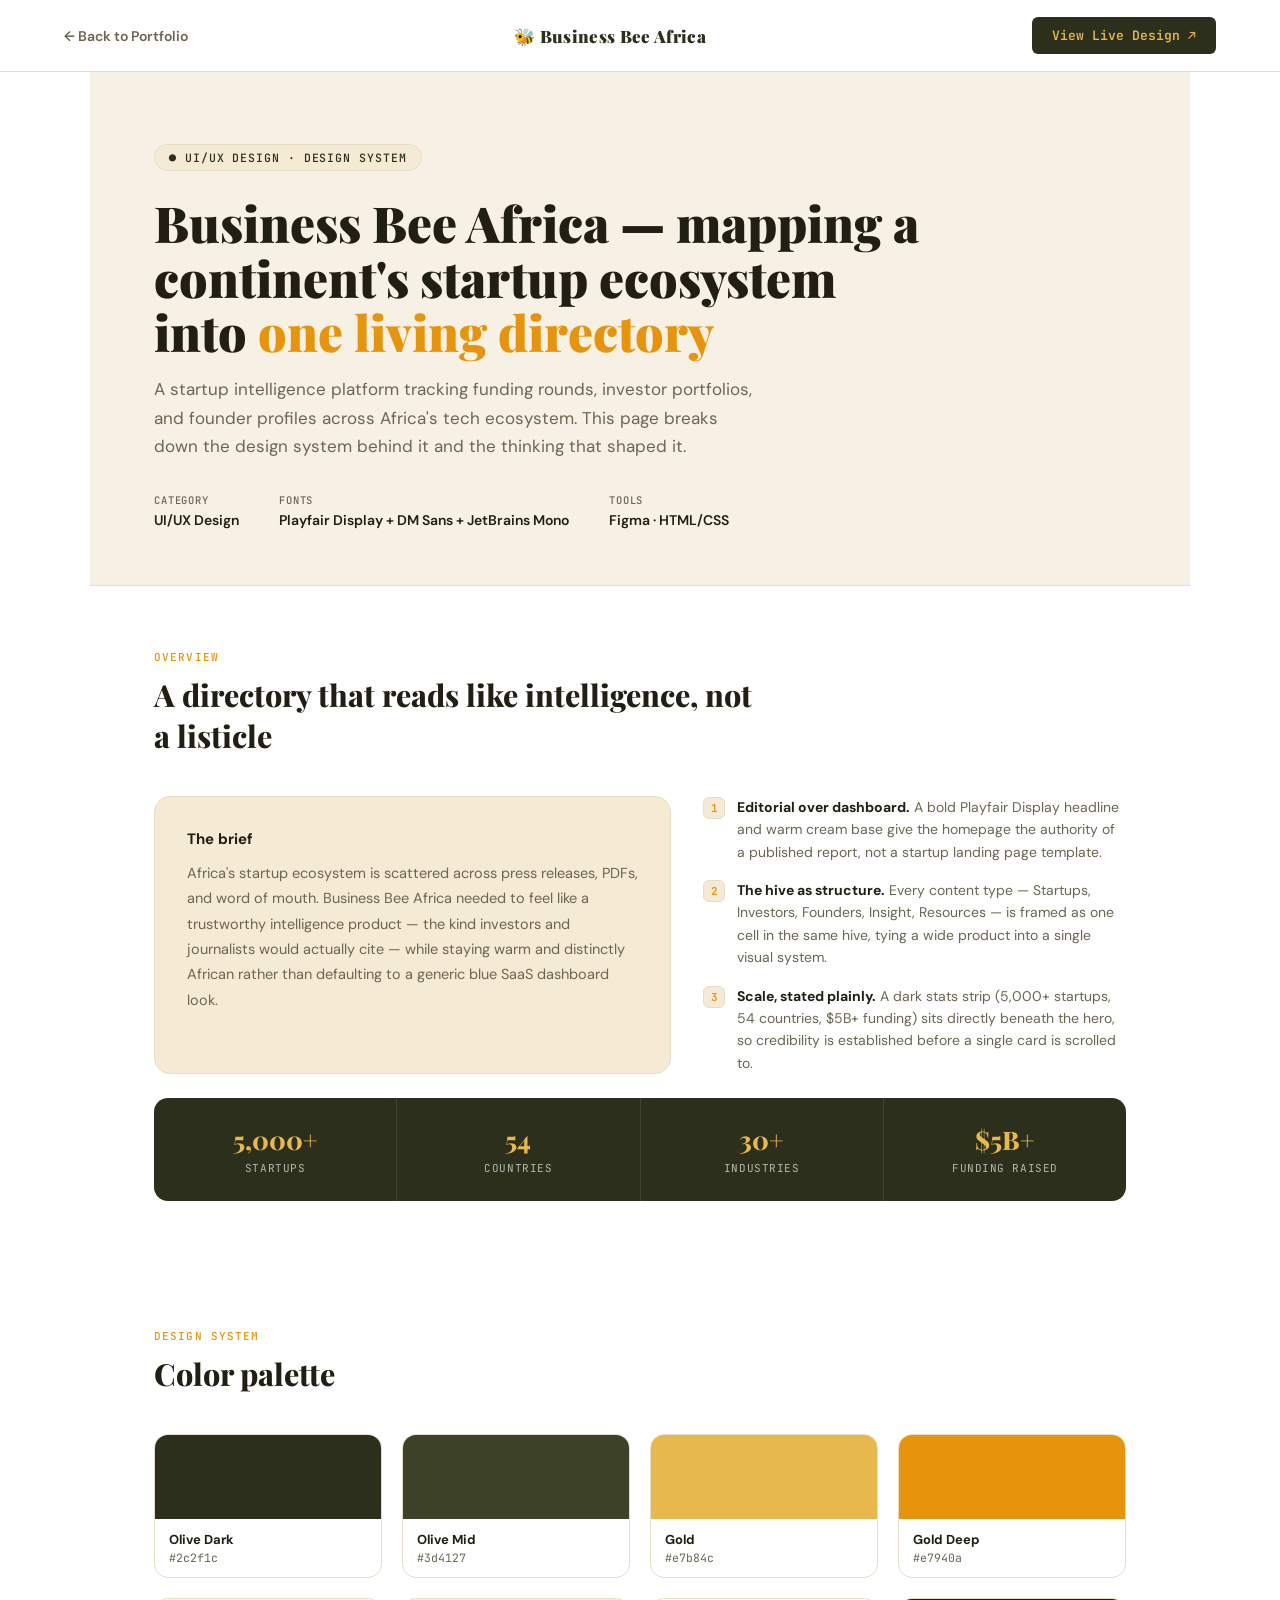
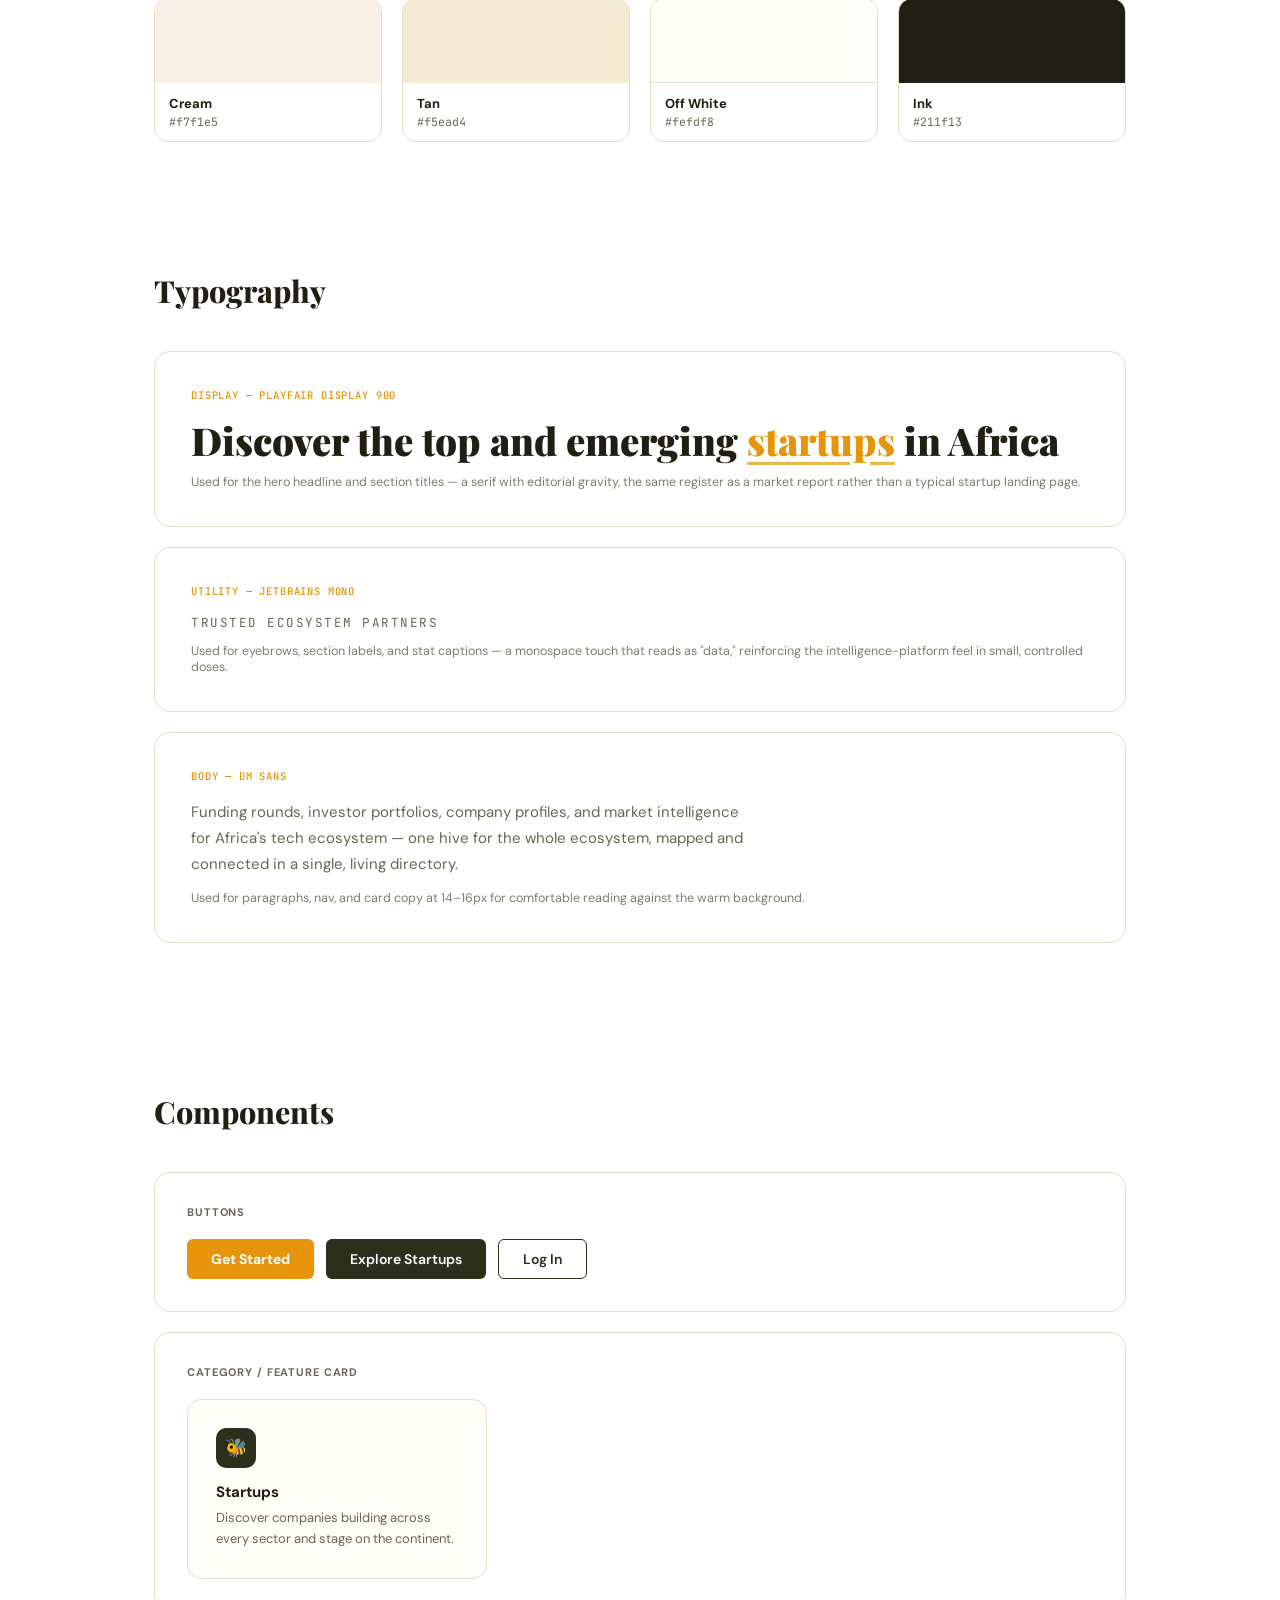
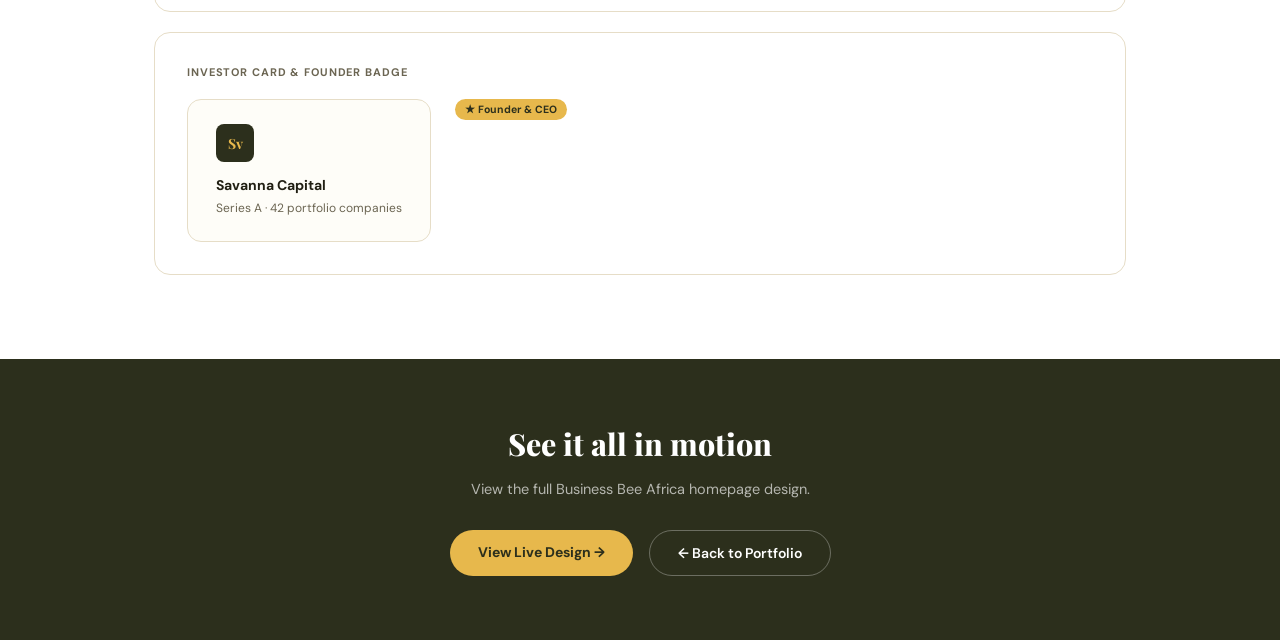
<file: bba-design-system.html>
<!DOCTYPE html>
<html lang="en">
<head>
<meta charset="UTF-8"/>
<meta name="viewport" content="width=device-width, initial-scale=1.0"/>
<title>Business Bee Africa — Design System | Kingad</title>
<link href="https://fonts.googleapis.com/css2?family=Playfair+Display:wght@700;900&family=DM+Sans:ital,wght@0,300;0,400;0,500;0,600;0,700;1,400&family=JetBrains+Mono:wght@400;500&display=swap" rel="stylesheet"/>
<style>
  *, *::before, *::after { box-sizing: border-box; margin: 0; padding: 0; }
  :root {
    --olive-dark:  #2c2f1c;
    --olive-mid:   #3d4127;
    --gold:        #e7b84c;
    --gold-deep:   #e7940a;
    --cream:       #f7f1e5;
    --tan:         #f5ead4;
    --off-white:   #fefdf8;
    --white:       #ffffff;
    --ink:         #211f13;
    --muted:       #6b6552;
    --border:      #e6ddc7;
  }
  html { scroll-behavior: smooth; }
  body { font-family: 'DM Sans', sans-serif; color: var(--ink); background: var(--white); overflow-x: hidden; }
  h1,h2,h3,h4 { font-family: 'Playfair Display', serif; }
  a { text-decoration: none; }

  nav {
    position: sticky; top:0; z-index: 100;
    display:flex; align-items:center; justify-content:space-between;
    padding: 0 5%; height: 72px;
    background: rgba(255,255,255,0.95); backdrop-filter: blur(10px);
    border-bottom: 1px solid var(--border);
  }
  .back-link { display:flex; align-items:center; gap:8px; font-size:14px; font-weight:600; color: var(--muted); transition: color .2s; }
  .back-link:hover { color: var(--olive-dark); }
  .logo { font-family:'Playfair Display',serif; font-weight:900; font-size: 17px; color: var(--olive-dark); letter-spacing: .02em; }
  .nav-cta { background: var(--olive-dark); color: var(--gold); font-size: 13px; font-weight: 600; padding: 10px 20px; border-radius: 6px; transition: background .2s; font-family: 'JetBrains Mono', monospace; }
  .nav-cta:hover { background: var(--olive-mid); }

  .ds-hero { padding: 4.5rem 5% 3.5rem; max-width: 1100px; margin:0 auto; border-bottom: 1px solid var(--border); background: var(--cream); }
  .eyebrow { display:inline-flex; align-items:center; gap:8px; font-family:'JetBrains Mono',monospace; font-size:11.5px; font-weight:500; letter-spacing:.08em; text-transform:uppercase; color: var(--olive-dark); background: var(--tan); border: 1px solid var(--border); border-radius:20px; padding: 5px 14px; margin-bottom: 1.5rem; }
  .ds-hero h1 { font-weight: 900; font-size: clamp(2rem, 4vw, 3.1rem); line-height: 1.1; margin-bottom: 1rem; max-width: 780px; }
  .ds-hero .accent { color: var(--gold-deep); }
  .ds-hero .sub { font-family:'DM Sans',sans-serif; font-size: 17px; color: var(--muted); line-height: 1.7; max-width: 600px; margin-bottom: 2rem; }
  .meta-row { display:flex; gap: 2.5rem; flex-wrap: wrap; }
  .meta-item .k { font-family:'JetBrains Mono',monospace; font-size: 10.5px; font-weight: 500; letter-spacing:.08em; text-transform: uppercase; color: var(--muted); margin-bottom: 4px; }
  .meta-item .v { font-size: 14px; font-weight: 600; color: var(--ink); }

  section.block { padding: 4rem 5%; max-width: 1100px; margin: 0 auto; }
  .block-label { font-family:'JetBrains Mono',monospace; font-size: 11px; font-weight: 500; letter-spacing:.1em; text-transform: uppercase; color: var(--gold-deep); margin-bottom: .6rem; }
  .block-title { font-weight: 800; font-size: clamp(1.4rem, 3vw, 1.9rem); margin-bottom: 2.5rem; max-width: 620px; }

  .overview-grid { display:grid; grid-template-columns: 1.1fr .9fr; gap: 2rem; }
  .overview-card { background: var(--tan); border: 1px solid var(--border); border-radius: 16px; padding: 2rem; }
  .overview-card h3 { font-family:'DM Sans',sans-serif; font-size: 15px; font-weight:700; margin-bottom: .75rem; }
  .overview-card p { font-family:'DM Sans',sans-serif; font-size: 14.5px; color: var(--muted); line-height: 1.75; }
  .approach-list { display:flex; flex-direction:column; gap:1rem; }
  .approach-item { display:flex; gap:12px; align-items:flex-start; }
  .approach-item .dot { width:22px; height:22px; border-radius:6px; background: var(--tan); border: 1px solid var(--border); color: var(--gold-deep); display:flex; align-items:center; justify-content:center; font-family:'JetBrains Mono',monospace; font-size:11px; font-weight:600; flex-shrink:0; margin-top:1px; }
  .approach-item p { font-family:'DM Sans',sans-serif; font-size: 14px; color: var(--muted); line-height:1.6; }
  .approach-item strong { color: var(--ink); }

  .stats-strip { display:flex; gap: 0; flex-wrap:wrap; background: var(--olive-dark); border-radius: 14px; margin-top: 1.5rem; overflow: hidden; }
  .stats-strip div { flex: 1; min-width: 140px; padding: 1.5rem 1.25rem; text-align: center; border-right: 1px solid rgba(255,255,255,0.1); }
  .stats-strip div:last-child { border-right: none; }
  .stats-strip strong { display:block; font-family:'Playfair Display',serif; font-weight: 800; font-size: 1.6rem; color: var(--gold); }
  .stats-strip span { font-family:'JetBrains Mono',monospace; font-size: 11px; color: rgba(255,255,255,0.65); letter-spacing: .05em; text-transform: uppercase; }

  .swatch-grid { display:grid; grid-template-columns: repeat(4,1fr); gap: 1.25rem; }
  .swatch { border: 1px solid var(--border); border-radius: 14px; overflow:hidden; }
  .swatch-fill { height: 84px; }
  .swatch-info { padding: 12px 14px; font-family:'DM Sans',sans-serif; }
  .swatch-name { font-size: 13px; font-weight:700; }
  .swatch-hex { font-family:'JetBrains Mono',monospace; font-size: 11.5px; color: var(--muted); margin-top:2px; }

  .type-specimen { border: 1px solid var(--border); border-radius: 16px; padding: 2.25rem; margin-bottom: 1.25rem; }
  .type-tag { font-family:'JetBrains Mono',monospace; font-size: 10.5px; font-weight:500; letter-spacing:.08em; text-transform:uppercase; color: var(--gold-deep); margin-bottom:1rem; display:block; }
  .type-h1 { font-family:'Playfair Display',serif; font-weight:900; font-size: clamp(1.6rem,3.4vw,2.4rem); line-height:1.15; }
  .type-h1 .hl { color: var(--gold-deep); text-decoration: underline; text-decoration-color: var(--gold); text-underline-offset: 6px; }
  .type-mono-line { font-family:'JetBrains Mono',monospace; font-size: 12.5px; letter-spacing:.12em; text-transform: uppercase; color: var(--muted); }
  .type-body { font-family:'DM Sans',sans-serif; font-size: 15px; color: var(--muted); line-height:1.75; max-width:560px; margin-top:.6rem; }
  .type-meta { font-family:'DM Sans',sans-serif; font-size: 12.5px; color: var(--muted); margin-top:.75rem; opacity:.85; }

  .comp-card { border: 1px solid var(--border); border-radius: 16px; padding: 2rem; margin-bottom: 1.25rem; }
  .comp-label { font-family:'DM Sans',sans-serif; font-size: 11px; font-weight:700; letter-spacing:.08em; text-transform:uppercase; color: var(--muted); margin-bottom: 1.25rem; }
  .btn-row { display:flex; gap:.75rem; flex-wrap:wrap; align-items:center; }
  .btn-primary-demo { background: var(--gold-deep); color: var(--white); font-family:'DM Sans',sans-serif; font-weight:700; font-size:14px; padding: 11px 24px; border-radius: 6px; border:none; cursor:pointer; }
  .btn-outline-demo { background:none; border: 1.5px solid var(--olive-dark); color: var(--olive-dark); font-family:'DM Sans',sans-serif; font-weight:600; font-size:14px; padding: 10px 24px; border-radius:6px; cursor:pointer; }
  .btn-dark-demo { background: var(--olive-dark); color: var(--white); font-family:'DM Sans',sans-serif; font-weight:600; font-size:14px; padding: 11px 24px; border-radius:6px; border:none; cursor:pointer; }
  .feature-card-demo { border: 1px solid var(--border); border-radius: 14px; padding: 1.75rem; max-width: 300px; background: var(--off-white); }
  .feature-icon-demo { width: 40px; height: 40px; border-radius: 10px; background: var(--olive-dark); color: var(--gold); display:flex; align-items:center; justify-content:center; font-size: 18px; margin-bottom: .9rem; }
  .feature-card-demo h4 { font-family:'DM Sans',sans-serif; font-size: 15px; font-weight:700; margin-bottom:.4rem; }
  .feature-card-demo p { font-family:'DM Sans',sans-serif; font-size: 13px; color: var(--muted); line-height:1.6; }
  .founder-badge-demo { display:inline-flex; align-items:center; gap: 5px; background: var(--gold); font-family:'DM Sans',sans-serif; font-size: 10.5px; font-weight:700; padding: 4px 10px; border-radius: 50px; color: var(--olive-dark); }
  .invest-card-demo { border: 1px solid var(--border); border-radius: 14px; padding: 1.5rem 1.75rem; max-width: 280px; background: var(--off-white); }
  .invest-avatar { width: 38px; height: 38px; border-radius: 8px; background: var(--olive-dark); color: var(--gold); font-family:'Playfair Display',serif; font-weight:700; display:flex; align-items:center; justify-content:center; font-size: 14px; margin-bottom: .9rem; }
  .invest-card-demo strong { font-size: 14px; display:block; margin-bottom: 2px; }
  .invest-card-demo span { font-size: 12px; color: var(--muted); }

  .ds-footer { background: var(--olive-dark); padding: 4rem 5%; text-align:center; }
  .ds-footer h2 { color: var(--white); font-weight: 800; font-size: clamp(1.4rem,3vw,1.9rem); margin-bottom: 1rem; }
  .ds-footer p { font-family:'DM Sans',sans-serif; color: rgba(255,255,255,0.65); font-size: 14.5px; margin-bottom: 2rem; }
  .footer-btns { display:flex; gap:1rem; justify-content:center; flex-wrap:wrap; }
  .btn-white { background: var(--gold); color: var(--olive-dark); font-family:'DM Sans',sans-serif; font-weight:700; font-size:14px; padding: 13px 28px; border-radius: 50px; }
  .btn-outline-dark { background:none; border:1.5px solid rgba(255,255,255,0.3); color: var(--white); font-family:'DM Sans',sans-serif; font-weight:600; font-size:14px; padding: 13px 28px; border-radius: 50px; }

  @media (max-width: 760px) {
    .overview-grid { grid-template-columns: 1fr; }
    .swatch-grid { grid-template-columns: repeat(2,1fr); }
    .stats-strip div { border-right: none; border-bottom: 1px solid rgba(255,255,255,0.1); }
  }
</style>
<link rel="icon" type="image/x-icon" href="favicon.ico"/>
</head>
<body>

<nav>
  <a href="index.html" class="back-link">← Back to Portfolio</a>
  <span class="logo">🐝 Business Bee Africa</span>
  <a href="bba-landing.png" class="nav-cta" target="_blank">View Live Design ↗</a>
</nav>

<section class="ds-hero">
  <span class="eyebrow">● UI/UX Design · Design System</span>
  <h1>Business Bee Africa — mapping a continent's startup ecosystem into <span class="accent">one living directory</span></h1>
  <p class="sub">A startup intelligence platform tracking funding rounds, investor portfolios, and founder profiles across Africa's tech ecosystem. This page breaks down the design system behind it and the thinking that shaped it.</p>
  <div class="meta-row">
    <div class="meta-item"><div class="k">Category</div><div class="v">UI/UX Design</div></div>
    <div class="meta-item"><div class="k">Fonts</div><div class="v">Playfair Display + DM Sans + JetBrains Mono</div></div>
    <div class="meta-item"><div class="k">Tools</div><div class="v">Figma · HTML/CSS</div></div>
  </div>
</section>

<section class="block">
  <div class="block-label">Overview</div>
  <h2 class="block-title">A directory that reads like intelligence, not a listicle</h2>
  <div class="overview-grid">
    <div class="overview-card">
      <h3>The brief</h3>
      <p>Africa's startup ecosystem is scattered across press releases, PDFs, and word of mouth. Business Bee Africa needed to feel like a trustworthy intelligence product — the kind investors and journalists would actually cite — while staying warm and distinctly African rather than defaulting to a generic blue SaaS dashboard look.</p>
    </div>
    <div class="approach-list">
      <div class="approach-item">
        <div class="dot">1</div>
        <p><strong>Editorial over dashboard.</strong> A bold Playfair Display headline and warm cream base give the homepage the authority of a published report, not a startup landing page template.</p>
      </div>
      <div class="approach-item">
        <div class="dot">2</div>
        <p><strong>The hive as structure.</strong> Every content type — Startups, Investors, Founders, Insight, Resources — is framed as one cell in the same hive, tying a wide product into a single visual system.</p>
      </div>
      <div class="approach-item">
        <div class="dot">3</div>
        <p><strong>Scale, stated plainly.</strong> A dark stats strip (5,000+ startups, 54 countries, $5B+ funding) sits directly beneath the hero, so credibility is established before a single card is scrolled to.</p>
      </div>
    </div>
  </div>
  <div class="stats-strip">
    <div><strong>5,000+</strong><span>Startups</span></div>
    <div><strong>54</strong><span>Countries</span></div>
    <div><strong>30+</strong><span>Industries</span></div>
    <div><strong>$5B+</strong><span>Funding Raised</span></div>
  </div>
</section>

<section class="block">
  <div class="block-label">Design System</div>
  <h2 class="block-title">Color palette</h2>
  <div class="swatch-grid">
    <div class="swatch"><div class="swatch-fill" style="background:#2c2f1c"></div><div class="swatch-info"><div class="swatch-name">Olive Dark</div><div class="swatch-hex">#2c2f1c</div></div></div>
    <div class="swatch"><div class="swatch-fill" style="background:#3d4127"></div><div class="swatch-info"><div class="swatch-name">Olive Mid</div><div class="swatch-hex">#3d4127</div></div></div>
    <div class="swatch"><div class="swatch-fill" style="background:#e7b84c"></div><div class="swatch-info"><div class="swatch-name">Gold</div><div class="swatch-hex">#e7b84c</div></div></div>
    <div class="swatch"><div class="swatch-fill" style="background:#e7940a"></div><div class="swatch-info"><div class="swatch-name">Gold Deep</div><div class="swatch-hex">#e7940a</div></div></div>
    <div class="swatch"><div class="swatch-fill" style="background:#f7f1e5"></div><div class="swatch-info"><div class="swatch-name">Cream</div><div class="swatch-hex">#f7f1e5</div></div></div>
    <div class="swatch"><div class="swatch-fill" style="background:#f5ead4"></div><div class="swatch-info"><div class="swatch-name">Tan</div><div class="swatch-hex">#f5ead4</div></div></div>
    <div class="swatch"><div class="swatch-fill" style="background:#fefdf8;border-bottom:1px solid #e6ddc7"></div><div class="swatch-info"><div class="swatch-name">Off White</div><div class="swatch-hex">#fefdf8</div></div></div>
    <div class="swatch"><div class="swatch-fill" style="background:#211f13"></div><div class="swatch-info"><div class="swatch-name">Ink</div><div class="swatch-hex">#211f13</div></div></div>
  </div>
</section>

<section class="block">
  <h2 class="block-title">Typography</h2>
  <div class="type-specimen">
    <span class="type-tag">Display — Playfair Display 900</span>
    <div class="type-h1">Discover the top and emerging <span class="hl">startups</span> in Africa</div>
    <div class="type-meta">Used for the hero headline and section titles — a serif with editorial gravity, the same register as a market report rather than a typical startup landing page.</div>
  </div>
  <div class="type-specimen">
    <span class="type-tag">Utility — JetBrains Mono</span>
    <div class="type-mono-line">Trusted Ecosystem Partners</div>
    <div class="type-meta">Used for eyebrows, section labels, and stat captions — a monospace touch that reads as "data," reinforcing the intelligence-platform feel in small, controlled doses.</div>
  </div>
  <div class="type-specimen">
    <span class="type-tag">Body — DM Sans</span>
    <div class="type-body">Funding rounds, investor portfolios, company profiles, and market intelligence for Africa's tech ecosystem — one hive for the whole ecosystem, mapped and connected in a single, living directory.</div>
    <div class="type-meta">Used for paragraphs, nav, and card copy at 14–16px for comfortable reading against the warm background.</div>
  </div>
</section>

<section class="block">
  <h2 class="block-title">Components</h2>
  <div class="comp-card">
    <div class="comp-label">Buttons</div>
    <div class="btn-row">
      <button class="btn-primary-demo">Get Started</button>
      <button class="btn-dark-demo">Explore Startups</button>
      <button class="btn-outline-demo">Log In</button>
    </div>
  </div>
  <div class="comp-card">
    <div class="comp-label">Category / feature card</div>
    <div class="feature-card-demo">
      <div class="feature-icon-demo">🐝</div>
      <h4>Startups</h4>
      <p>Discover companies building across every sector and stage on the continent.</p>
    </div>
  </div>
  <div class="comp-card">
    <div class="comp-label">Investor card &amp; founder badge</div>
    <div style="display:flex; gap:1.5rem; flex-wrap:wrap; align-items:flex-start;">
      <div class="invest-card-demo">
        <div class="invest-avatar">Sv</div>
        <strong>Savanna Capital</strong>
        <span>Series A · 42 portfolio companies</span>
      </div>
      <span class="founder-badge-demo">★ Founder &amp; CEO</span>
    </div>
  </div>
</section>

<div class="ds-footer">
  <h2>See it all in motion</h2>
  <p>View the full Business Bee Africa homepage design.</p>
  <div class="footer-btns">
    <a href="bba-landing.png" class="btn-white" target="_blank">View Live Design →</a>
    <a href="index.html" class="btn-outline-dark">← Back to Portfolio</a>
  </div>
</div>

</body>
</html>
</file>
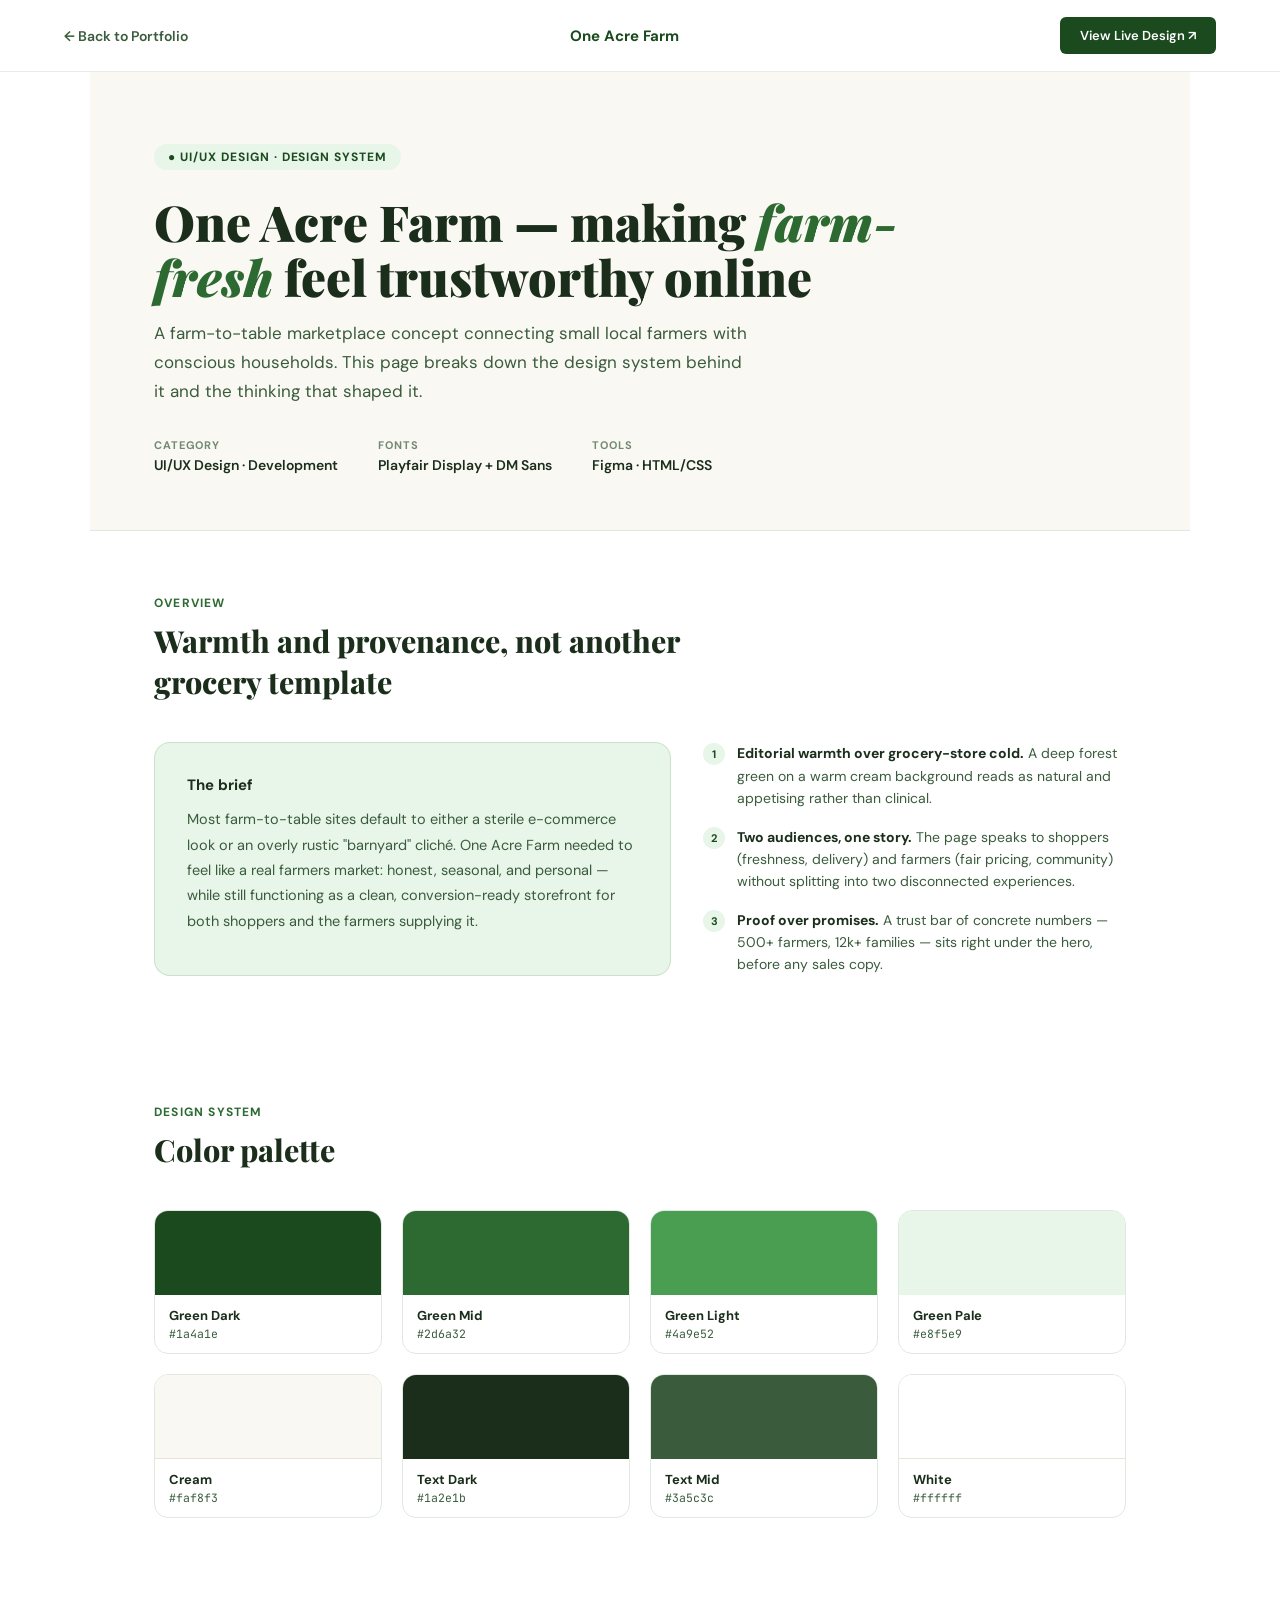
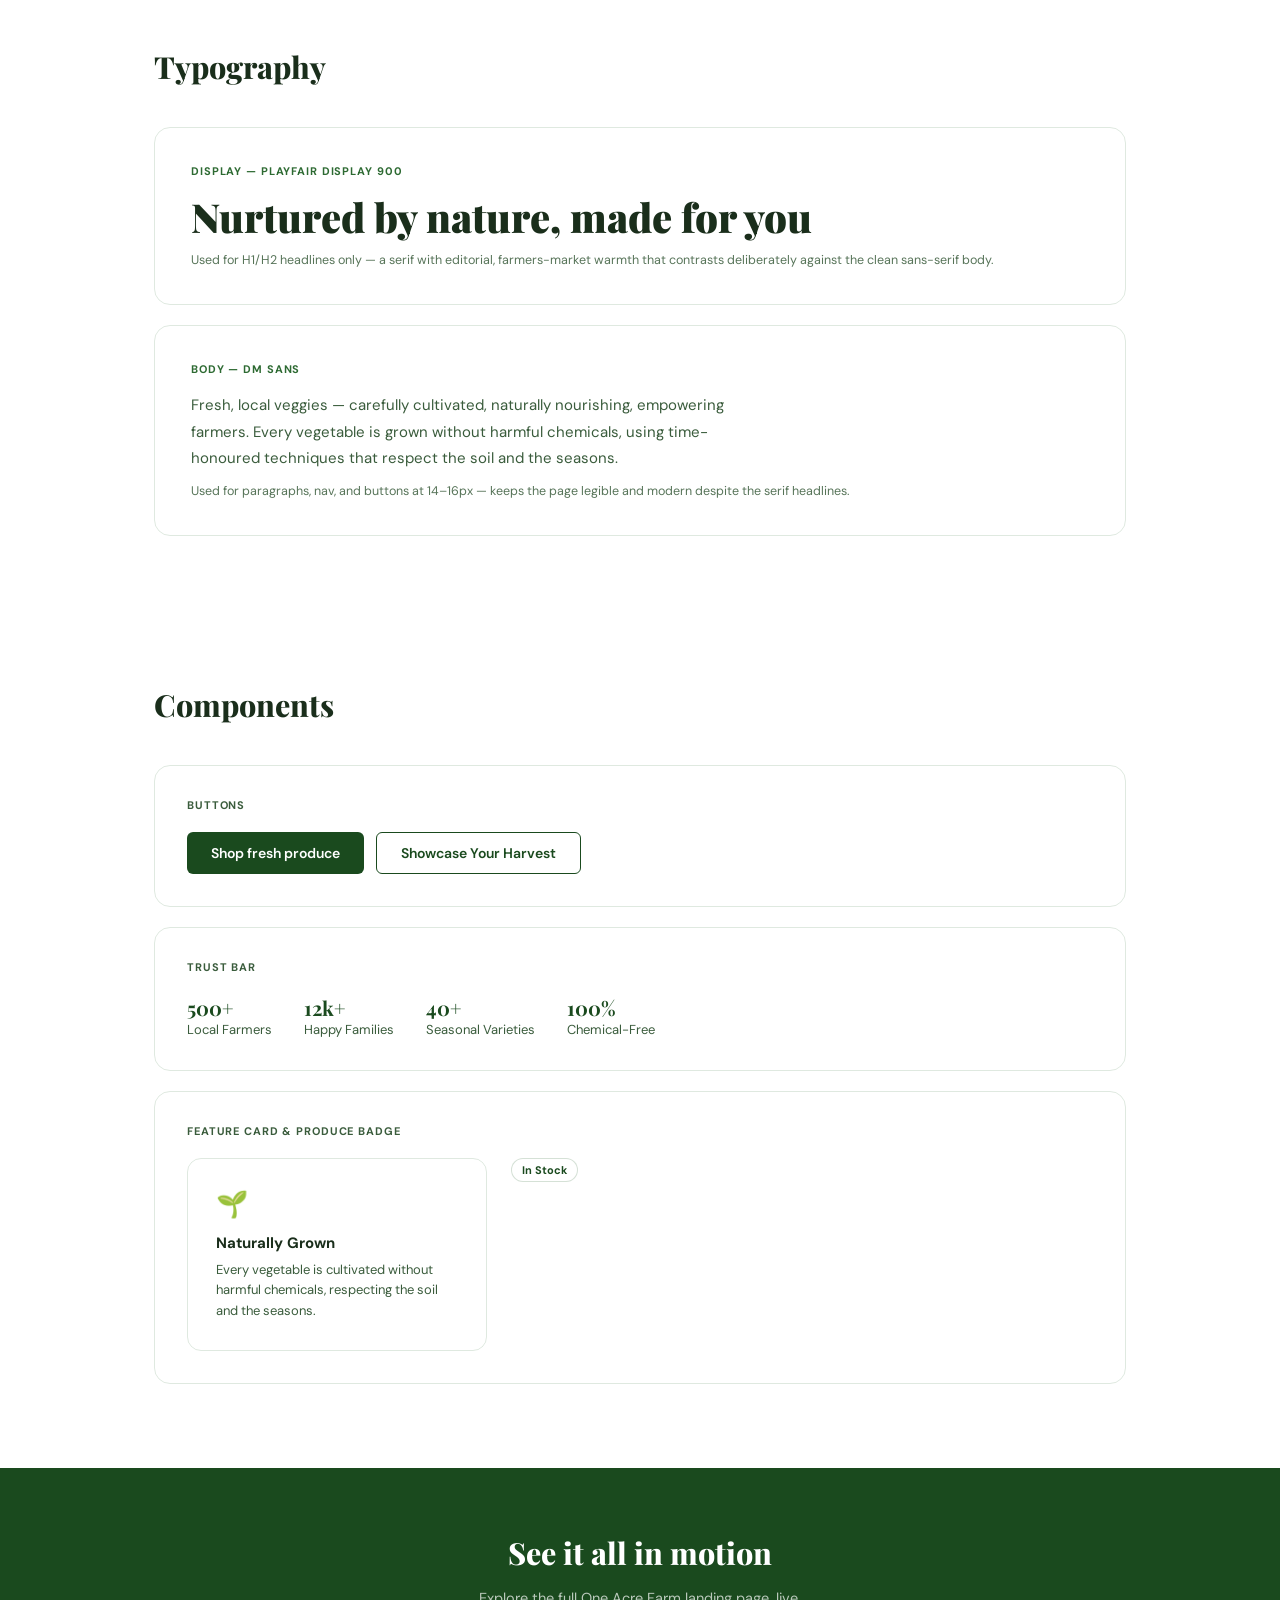
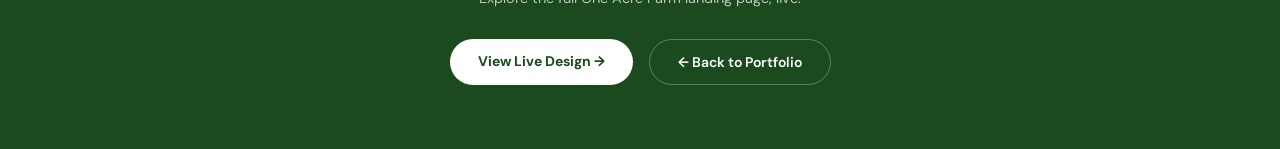
<file: farm-design-system.html>
<!DOCTYPE html>
<html lang="en">
<head>
<meta charset="UTF-8"/>
<meta name="viewport" content="width=device-width, initial-scale=1.0"/>
<title>One Acre Farm — Design System | Kingad</title>
<link href="https://fonts.googleapis.com/css2?family=Playfair+Display:wght@700;900&family=DM+Sans:wght@300;400;500;600;700&family=JetBrains+Mono:wght@400;500&display=swap" rel="stylesheet"/>
<style>
  *, *::before, *::after { box-sizing: border-box; margin: 0; padding: 0; }
  :root {
    --green-dark:  #1a4a1e;
    --green-mid:   #2d6a32;
    --green-light: #4a9e52;
    --green-pale:  #e8f5e9;
    --cream:       #faf8f3;
    --white:       #ffffff;
    --text-dark:   #1a2e1b;
    --text-mid:    #3a5c3c;
  }
  html { scroll-behavior: smooth; }
  body { font-family: 'DM Sans', sans-serif; color: var(--text-dark); background: var(--white); overflow-x: hidden; }
  h1,h2,h3,h4 { font-family: 'Playfair Display', serif; }
  a { text-decoration: none; }

  nav {
    position: sticky; top:0; z-index: 100;
    display:flex; align-items:center; justify-content:space-between;
    padding: 0 5%; height: 72px;
    background: rgba(255,255,255,0.95); backdrop-filter: blur(10px);
    border-bottom: 1px solid rgba(45,106,50,0.12);
  }
  .back-link { display:flex; align-items:center; gap:8px; font-size:14px; font-weight:600; color: var(--text-mid); transition: color .2s; }
  .back-link:hover { color: var(--green-dark); }
  .logo { font-family: 'DM Sans', sans-serif; font-weight: 700; font-size: 15px; color: var(--green-dark); }
  .nav-cta { background: var(--green-dark); color: var(--white); font-size: 13px; font-weight: 600; padding: 10px 20px; border-radius: 6px; transition: background .2s; }
  .nav-cta:hover { background: var(--green-mid); }

  .ds-hero { padding: 4.5rem 5% 3.5rem; max-width: 1100px; margin:0 auto; border-bottom: 1px solid rgba(45,106,50,0.12); background: var(--cream); }
  .eyebrow { display:inline-flex; align-items:center; gap:8px; font-size:12px; font-weight:700; letter-spacing:.08em; text-transform:uppercase; color: var(--green-dark); background: var(--green-pale); border-radius:20px; padding: 5px 14px; margin-bottom: 1.5rem; }
  .ds-hero h1 { font-weight: 900; font-size: clamp(2rem, 4vw, 3.1rem); line-height: 1.1; margin-bottom: 1rem; max-width: 760px; }
  .ds-hero .accent { color: var(--green-mid); font-style: italic; }
  .ds-hero .sub { font-family:'DM Sans',sans-serif; font-size: 17px; color: var(--text-mid); line-height: 1.7; max-width: 600px; margin-bottom: 2rem; }
  .meta-row { display:flex; gap: 2.5rem; flex-wrap: wrap; }
  .meta-item .k { font-size: 11px; font-weight: 700; letter-spacing:.08em; text-transform: uppercase; color: var(--text-mid); opacity: .7; margin-bottom: 4px; }
  .meta-item .v { font-size: 14px; font-weight: 600; color: var(--text-dark); }

  section.block { padding: 4rem 5%; max-width: 1100px; margin: 0 auto; }
  .block-label { font-size: 12px; font-weight: 700; letter-spacing:.1em; text-transform: uppercase; color: var(--green-mid); margin-bottom: .6rem; }
  .block-title { font-weight: 800; font-size: clamp(1.4rem, 3vw, 1.9rem); margin-bottom: 2.5rem; max-width: 600px; }

  .overview-grid { display:grid; grid-template-columns: 1.1fr .9fr; gap: 2rem; }
  .overview-card { background: var(--green-pale); border: 1px solid rgba(45,106,50,0.15); border-radius: 16px; padding: 2rem; }
  .overview-card h3 { font-family:'DM Sans',sans-serif; font-size: 15px; font-weight:700; margin-bottom: .75rem; }
  .overview-card p { font-family:'DM Sans',sans-serif; font-size: 14.5px; color: var(--text-mid); line-height: 1.75; }
  .approach-list { display:flex; flex-direction:column; gap:1rem; }
  .approach-item { display:flex; gap:12px; align-items:flex-start; }
  .approach-item .dot { width:22px; height:22px; border-radius:50%; background: var(--green-pale); color: var(--green-dark); display:flex; align-items:center; justify-content:center; font-size:11px; font-weight:700; flex-shrink:0; margin-top:1px; }
  .approach-item p { font-family:'DM Sans',sans-serif; font-size: 14px; color: var(--text-mid); line-height:1.6; }
  .approach-item strong { color: var(--text-dark); }

  .swatch-grid { display:grid; grid-template-columns: repeat(4,1fr); gap: 1.25rem; }
  .swatch { border: 1px solid rgba(45,106,50,0.15); border-radius: 14px; overflow:hidden; }
  .swatch-fill { height: 84px; }
  .swatch-info { padding: 12px 14px; font-family:'DM Sans',sans-serif; }
  .swatch-name { font-size: 13px; font-weight:700; }
  .swatch-hex { font-family:'JetBrains Mono',monospace; font-size: 11.5px; color: var(--text-mid); margin-top:2px; }

  .type-specimen { border: 1px solid rgba(45,106,50,0.15); border-radius: 16px; padding: 2.25rem; margin-bottom: 1.25rem; }
  .type-tag { font-family:'DM Sans',sans-serif; font-size: 11px; font-weight:700; letter-spacing:.08em; text-transform:uppercase; color: var(--green-mid); margin-bottom:1rem; display:block; }
  .type-h1 { font-family:'Playfair Display',serif; font-weight:900; font-size: clamp(1.8rem,3.4vw,2.5rem); line-height:1.15; }
  .type-body { font-family:'DM Sans',sans-serif; font-size: 15px; color: var(--text-mid); line-height:1.75; max-width:560px; margin-top:.6rem; }
  .type-meta { font-family:'DM Sans',sans-serif; font-size: 12.5px; color: var(--text-mid); margin-top:.75rem; opacity:.85; }

  .comp-card { border: 1px solid rgba(45,106,50,0.15); border-radius: 16px; padding: 2rem; margin-bottom: 1.25rem; }
  .comp-label { font-family:'DM Sans',sans-serif; font-size: 11px; font-weight:700; letter-spacing:.08em; text-transform:uppercase; color: var(--text-mid); margin-bottom: 1.25rem; }
  .btn-row { display:flex; gap:.75rem; flex-wrap:wrap; align-items:center; }
  .btn-primary-demo { background: var(--green-dark); color: var(--white); font-family:'DM Sans',sans-serif; font-weight:600; font-size:14px; padding: 12px 24px; border-radius: 6px; border:none; cursor:pointer; }
  .btn-outline-demo { background:none; border: 1.5px solid var(--green-dark); color: var(--green-dark); font-family:'DM Sans',sans-serif; font-weight:600; font-size:14px; padding: 11px 24px; border-radius:6px; cursor:pointer; }
  .feature-card-demo { border: 1px solid rgba(45,106,50,0.15); border-radius: 14px; padding: 1.75rem; max-width: 300px; }
  .feature-icon-demo { font-size: 26px; margin-bottom: .75rem; }
  .feature-card-demo h4 { font-family:'DM Sans',sans-serif; font-size: 15px; font-weight:700; margin-bottom:.4rem; }
  .feature-card-demo p { font-family:'DM Sans',sans-serif; font-size: 13px; color: var(--text-mid); line-height:1.6; }
  .produce-badge-demo { display:inline-block; background: var(--white); font-family:'DM Sans',sans-serif; font-size: 11px; font-weight:700; padding: 4px 10px; border-radius: 50px; color: var(--green-dark); border: 1px solid rgba(45,106,50,0.2); }
  .trust-strip { display:flex; gap: 2rem; flex-wrap:wrap; }
  .trust-strip div { font-family:'DM Sans',sans-serif; font-size: 13px; color: var(--text-mid); }
  .trust-strip strong { font-family:'Playfair Display',serif; font-size: 20px; color: var(--green-dark); display:block; }

  .ds-footer { background: var(--green-dark); padding: 4rem 5%; text-align:center; }
  .ds-footer h2 { color: var(--white); font-weight: 800; font-size: clamp(1.4rem,3vw,1.9rem); margin-bottom: 1rem; }
  .ds-footer p { font-family:'DM Sans',sans-serif; color: rgba(255,255,255,0.7); font-size: 14.5px; margin-bottom: 2rem; }
  .footer-btns { display:flex; gap:1rem; justify-content:center; flex-wrap:wrap; }
  .btn-white { background: var(--white); color: var(--green-dark); font-family:'DM Sans',sans-serif; font-weight:700; font-size:14px; padding: 13px 28px; border-radius: 50px; }
  .btn-outline-dark { background:none; border:1.5px solid rgba(255,255,255,0.3); color: var(--white); font-family:'DM Sans',sans-serif; font-weight:600; font-size:14px; padding: 13px 28px; border-radius: 50px; }

  @media (max-width: 760px) {
    .overview-grid { grid-template-columns: 1fr; }
    .swatch-grid { grid-template-columns: repeat(2,1fr); }
  }
</style>
<link rel="icon" type="image/x-icon" href="favicon.ico"/>
</head>
<body>

<nav>
  <a href="index.html" class="back-link">← Back to Portfolio</a>
  <span class="logo">One Acre Farm</span>
  <a href="one acre main.html" class="nav-cta" target="_blank">View Live Design ↗</a>
</nav>

<section class="ds-hero">
  <span class="eyebrow">● UI/UX Design · Design System</span>
  <h1>One Acre Farm — making <span class="accent">farm-fresh</span> feel trustworthy online</h1>
  <p class="sub">A farm-to-table marketplace concept connecting small local farmers with conscious households. This page breaks down the design system behind it and the thinking that shaped it.</p>
  <div class="meta-row">
    <div class="meta-item"><div class="k">Category</div><div class="v">UI/UX Design · Development</div></div>
    <div class="meta-item"><div class="k">Fonts</div><div class="v">Playfair Display + DM Sans</div></div>
    <div class="meta-item"><div class="k">Tools</div><div class="v">Figma · HTML/CSS</div></div>
  </div>
</section>

<section class="block">
  <div class="block-label">Overview</div>
  <h2 class="block-title">Warmth and provenance, not another grocery template</h2>
  <div class="overview-grid">
    <div class="overview-card">
      <h3>The brief</h3>
      <p>Most farm-to-table sites default to either a sterile e-commerce look or an overly rustic "barnyard" cliché. One Acre Farm needed to feel like a real farmers market: honest, seasonal, and personal — while still functioning as a clean, conversion-ready storefront for both shoppers and the farmers supplying it.</p>
    </div>
    <div class="approach-list">
      <div class="approach-item">
        <div class="dot">1</div>
        <p><strong>Editorial warmth over grocery-store cold.</strong> A deep forest green on a warm cream background reads as natural and appetising rather than clinical.</p>
      </div>
      <div class="approach-item">
        <div class="dot">2</div>
        <p><strong>Two audiences, one story.</strong> The page speaks to shoppers (freshness, delivery) and farmers (fair pricing, community) without splitting into two disconnected experiences.</p>
      </div>
      <div class="approach-item">
        <div class="dot">3</div>
        <p><strong>Proof over promises.</strong> A trust bar of concrete numbers — 500+ farmers, 12k+ families — sits right under the hero, before any sales copy.</p>
      </div>
    </div>
  </div>
</section>

<section class="block">
  <div class="block-label">Design System</div>
  <h2 class="block-title">Color palette</h2>
  <div class="swatch-grid">
    <div class="swatch"><div class="swatch-fill" style="background:#1a4a1e"></div><div class="swatch-info"><div class="swatch-name">Green Dark</div><div class="swatch-hex">#1a4a1e</div></div></div>
    <div class="swatch"><div class="swatch-fill" style="background:#2d6a32"></div><div class="swatch-info"><div class="swatch-name">Green Mid</div><div class="swatch-hex">#2d6a32</div></div></div>
    <div class="swatch"><div class="swatch-fill" style="background:#4a9e52"></div><div class="swatch-info"><div class="swatch-name">Green Light</div><div class="swatch-hex">#4a9e52</div></div></div>
    <div class="swatch"><div class="swatch-fill" style="background:#e8f5e9"></div><div class="swatch-info"><div class="swatch-name">Green Pale</div><div class="swatch-hex">#e8f5e9</div></div></div>
    <div class="swatch"><div class="swatch-fill" style="background:#faf8f3;border-bottom:1px solid #e8e4d8"></div><div class="swatch-info"><div class="swatch-name">Cream</div><div class="swatch-hex">#faf8f3</div></div></div>
    <div class="swatch"><div class="swatch-fill" style="background:#1a2e1b"></div><div class="swatch-info"><div class="swatch-name">Text Dark</div><div class="swatch-hex">#1a2e1b</div></div></div>
    <div class="swatch"><div class="swatch-fill" style="background:#3a5c3c"></div><div class="swatch-info"><div class="swatch-name">Text Mid</div><div class="swatch-hex">#3a5c3c</div></div></div>
    <div class="swatch"><div class="swatch-fill" style="background:#ffffff;border-bottom:1px solid #e8e4d8"></div><div class="swatch-info"><div class="swatch-name">White</div><div class="swatch-hex">#ffffff</div></div></div>
  </div>
</section>

<section class="block">
  <h2 class="block-title">Typography</h2>
  <div class="type-specimen">
    <span class="type-tag">Display — Playfair Display 900</span>
    <div class="type-h1">Nurtured by nature, made for you</div>
    <div class="type-meta">Used for H1/H2 headlines only — a serif with editorial, farmers-market warmth that contrasts deliberately against the clean sans-serif body.</div>
  </div>
  <div class="type-specimen">
    <span class="type-tag">Body — DM Sans</span>
    <div class="type-body">Fresh, local veggies — carefully cultivated, naturally nourishing, empowering farmers. Every vegetable is grown without harmful chemicals, using time-honoured techniques that respect the soil and the seasons.</div>
    <div class="type-meta">Used for paragraphs, nav, and buttons at 14–16px — keeps the page legible and modern despite the serif headlines.</div>
  </div>
</section>

<section class="block">
  <h2 class="block-title">Components</h2>
  <div class="comp-card">
    <div class="comp-label">Buttons</div>
    <div class="btn-row">
      <button class="btn-primary-demo">Shop fresh produce</button>
      <button class="btn-outline-demo">Showcase Your Harvest</button>
    </div>
  </div>
  <div class="comp-card">
    <div class="comp-label">Trust bar</div>
    <div class="trust-strip">
      <div><strong>500+</strong>Local Farmers</div>
      <div><strong>12k+</strong>Happy Families</div>
      <div><strong>40+</strong>Seasonal Varieties</div>
      <div><strong>100%</strong>Chemical-Free</div>
    </div>
  </div>
  <div class="comp-card">
    <div class="comp-label">Feature card &amp; produce badge</div>
    <div style="display:flex; gap:1.5rem; flex-wrap:wrap; align-items:flex-start;">
      <div class="feature-card-demo">
        <div class="feature-icon-demo">🌱</div>
        <h4>Naturally Grown</h4>
        <p>Every vegetable is cultivated without harmful chemicals, respecting the soil and the seasons.</p>
      </div>
      <span class="produce-badge-demo">In Stock</span>
    </div>
  </div>
</section>

<div class="ds-footer">
  <h2>See it all in motion</h2>
  <p>Explore the full One Acre Farm landing page, live.</p>
  <div class="footer-btns">
    <a href="one acre main.html" class="btn-white" target="_blank">View Live Design →</a>
    <a href="index.html" class="btn-outline-dark">← Back to Portfolio</a>
  </div>
</div>

</body>
</html>
</file>
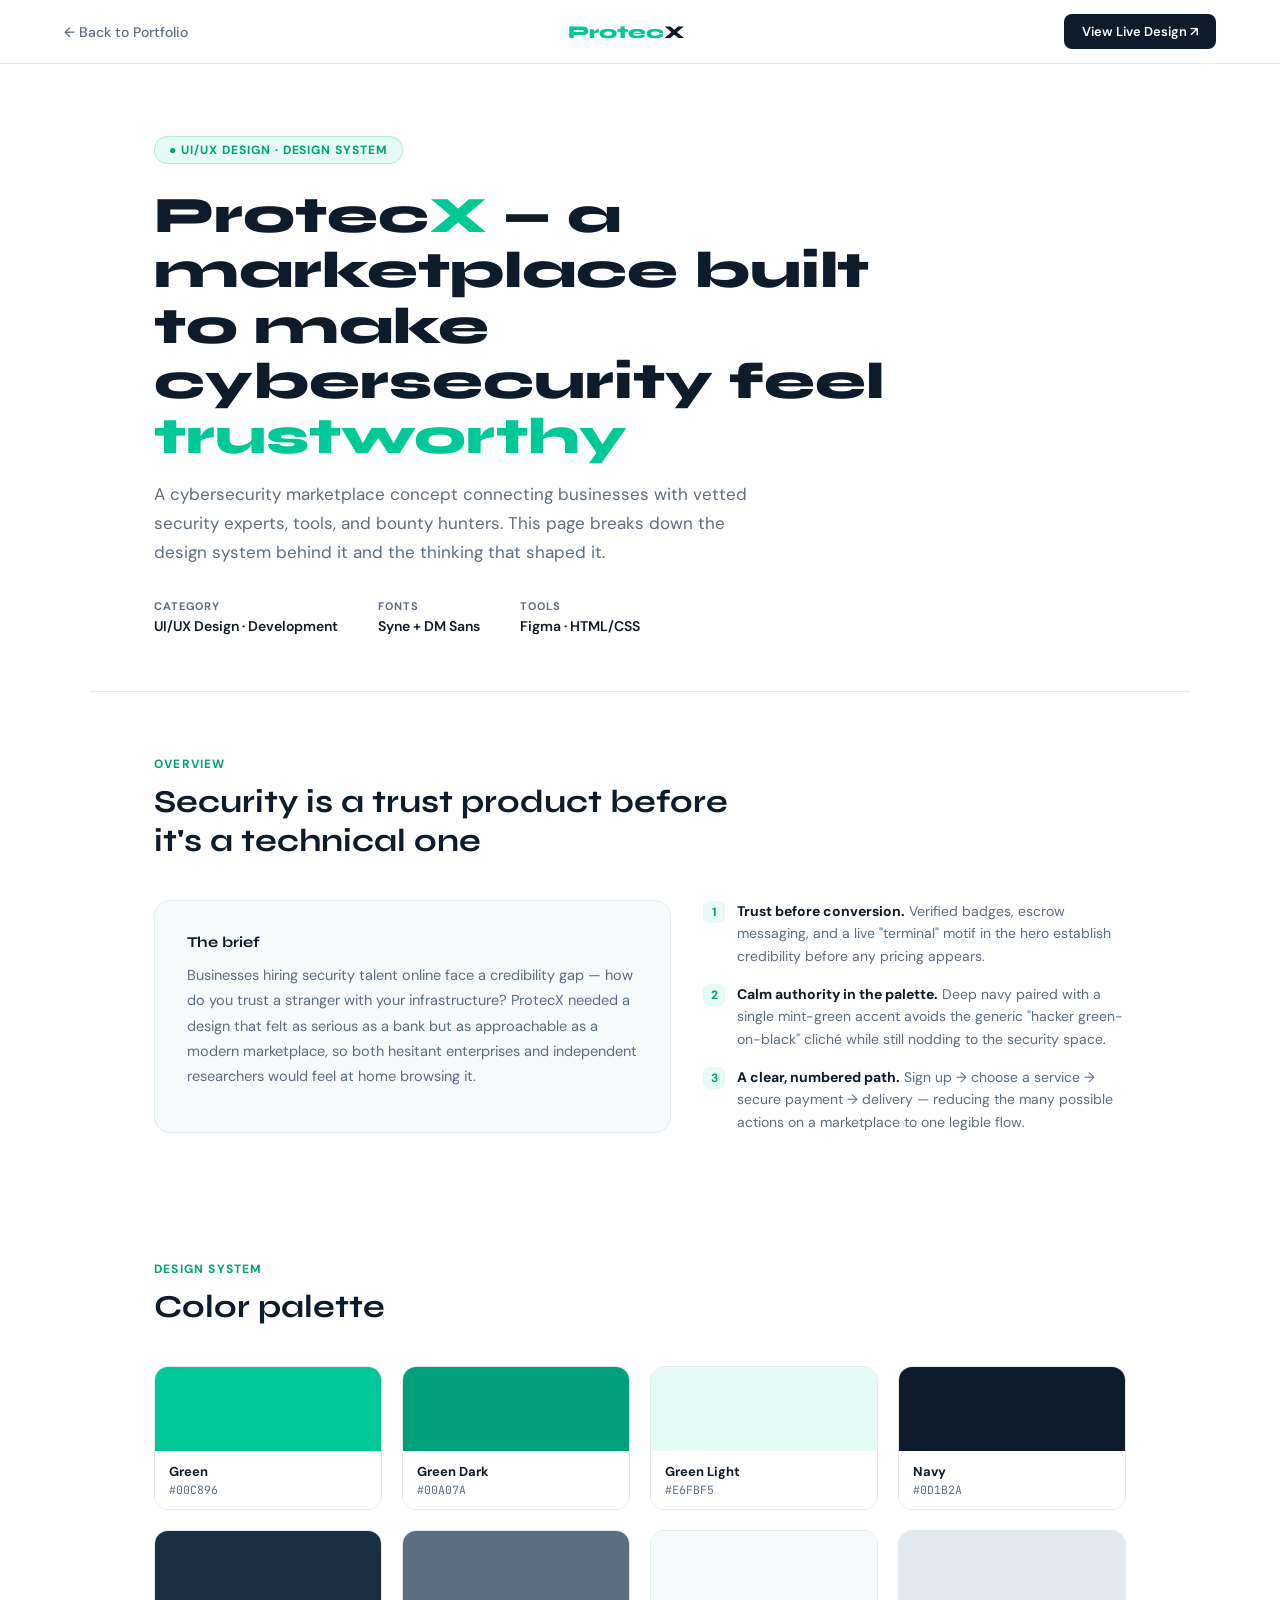
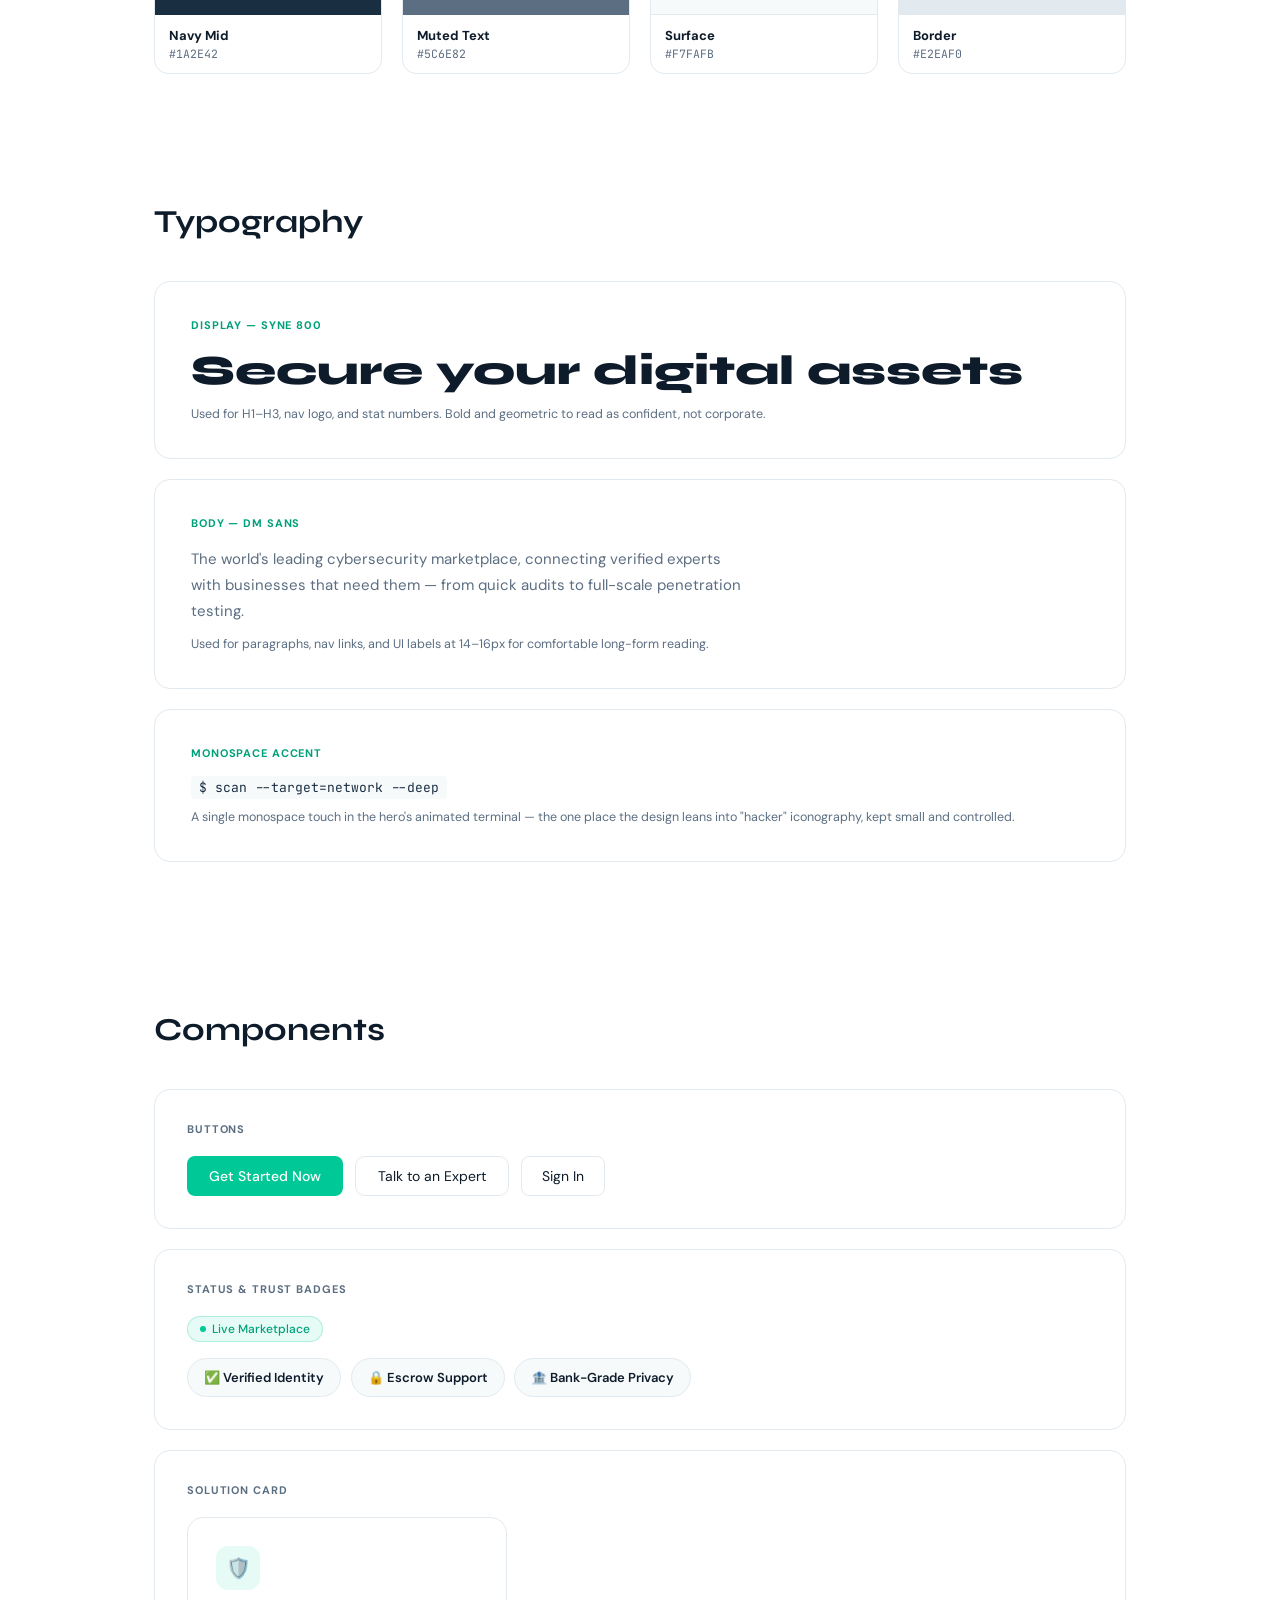
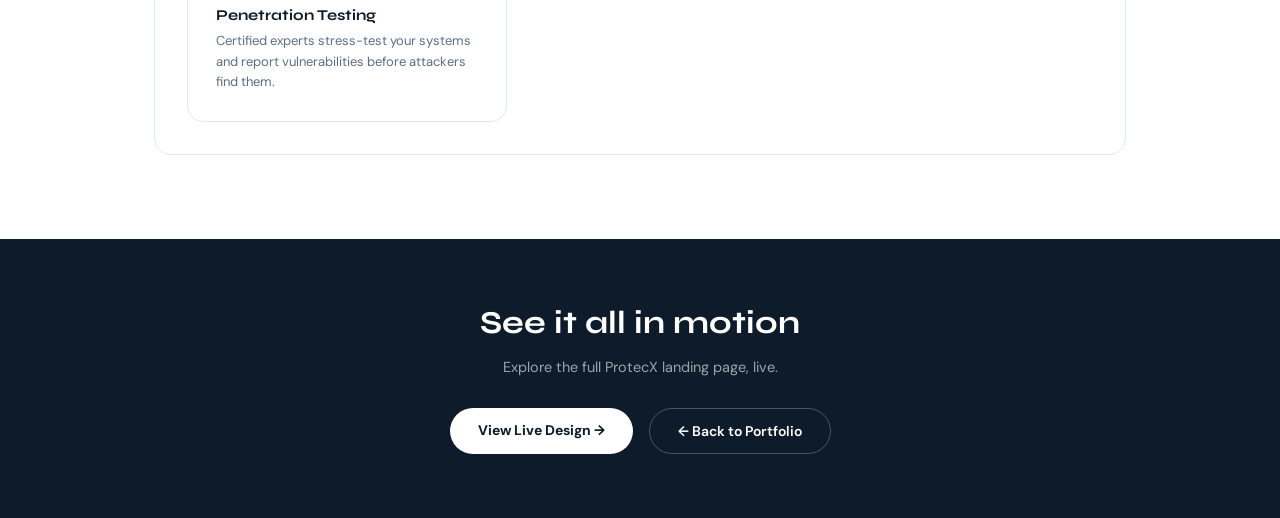
<file: protecx-design-system.html>
<!DOCTYPE html>
<html lang="en">
<head>
<meta charset="UTF-8"/>
<meta name="viewport" content="width=device-width, initial-scale=1.0"/>
<title>ProtecX — Design System | Kingad</title>
<link href="https://fonts.googleapis.com/css2?family=Syne:wght@400;600;700;800&family=DM+Sans:ital,wght@0,300;0,400;0,500;0,600;0,700;1,300&family=JetBrains+Mono:wght@400;500&display=swap" rel="stylesheet"/>
<style>
  *, *::before, *::after { box-sizing: border-box; margin: 0; padding: 0; }
  :root {
    --green: #00C896;
    --green-dark: #00A07A;
    --green-light: #E6FBF5;
    --navy: #0D1B2A;
    --navy-mid: #1A2E42;
    --text: #0D1B2A;
    --muted: #5C6E82;
    --border: #E2EAF0;
    --white: #FFFFFF;
    --surface: #F7FAFB;
  }
  html { scroll-behavior: smooth; }
  body { font-family: 'DM Sans', sans-serif; color: var(--text); background: var(--white); overflow-x: hidden; }
  h1,h2,h3,h4 { font-family: 'Syne', sans-serif; }
  a { text-decoration: none; }

  /* NAV */
  nav {
    position: sticky; top: 0; z-index: 100;
    display: flex; align-items: center; justify-content: space-between;
    padding: 0 5%; height: 64px;
    background: rgba(255,255,255,0.95); backdrop-filter: blur(10px);
    border-bottom: 1px solid var(--border);
  }
  .back-link { display:flex; align-items:center; gap:8px; font-size:14px; font-weight:500; color: var(--muted); transition: color .2s; }
  .back-link:hover { color: var(--green-dark); }
  .logo { font-family: 'Syne', sans-serif; font-weight: 800; font-size: 18px; color: var(--text); }
  .logo span { color: var(--green); }
  .nav-cta { background: var(--navy); color: var(--white); font-size: 13px; font-weight: 600; padding: 9px 18px; border-radius: 8px; transition: background .2s; }
  .nav-cta:hover { background: var(--green-dark); }

  /* HERO */
  .ds-hero {
    padding: 4.5rem 5% 3.5rem; max-width: 1100px; margin: 0 auto;
    border-bottom: 1px solid var(--border);
  }
  .eyebrow {
    display:inline-flex; align-items:center; gap:8px; font-size: 12px; font-weight: 700;
    letter-spacing: .08em; text-transform: uppercase; color: var(--green-dark);
    background: var(--green-light); border:1px solid rgba(0,200,150,.25); border-radius: 20px; padding: 5px 14px;
    margin-bottom: 1.5rem;
  }
  .ds-hero h1 { font-size: clamp(2rem, 4vw, 3.2rem); font-weight: 800; line-height: 1.08; margin-bottom: 1rem; max-width: 780px; }
  .ds-hero .accent { color: var(--green); }
  .ds-hero .sub { font-size: 17px; color: var(--muted); line-height: 1.7; max-width: 620px; margin-bottom: 2rem; }
  .meta-row { display:flex; gap: 2.5rem; flex-wrap: wrap; }
  .meta-item .k { font-size: 11px; font-weight: 700; letter-spacing: .08em; text-transform: uppercase; color: var(--muted); margin-bottom: 4px; }
  .meta-item .v { font-size: 14px; font-weight: 600; color: var(--text); }

  section.block { padding: 4rem 5%; max-width: 1100px; margin: 0 auto; }
  .block-label { font-size: 12px; font-weight: 700; letter-spacing: .1em; text-transform: uppercase; color: var(--green-dark); margin-bottom: .6rem; }
  .block-title { font-size: clamp(1.5rem, 3vw, 2rem); font-weight: 700; margin-bottom: 2.5rem; max-width: 600px; }

  /* OVERVIEW */
  .overview-grid { display:grid; grid-template-columns: 1.1fr .9fr; gap: 2rem; }
  .overview-card { background: var(--surface); border: 1px solid var(--border); border-radius: 16px; padding: 2rem; }
  .overview-card h3 { font-size: 15px; margin-bottom: .75rem; }
  .overview-card p { font-size: 14.5px; color: var(--muted); line-height: 1.75; }
  .approach-list { display:flex; flex-direction:column; gap: 1rem; }
  .approach-item { display:flex; gap: 12px; align-items:flex-start; }
  .approach-item .dot { width: 22px; height: 22px; border-radius: 6px; background: var(--green-light); color: var(--green-dark); display:flex; align-items:center; justify-content:center; font-size: 12px; font-weight:700; flex-shrink:0; margin-top:1px; }
  .approach-item p { font-size: 14px; color: var(--muted); line-height: 1.6; }
  .approach-item strong { color: var(--text); }

  /* COLOR PALETTE */
  .swatch-grid { display:grid; grid-template-columns: repeat(4, 1fr); gap: 1.25rem; }
  .swatch { border: 1px solid var(--border); border-radius: 14px; overflow: hidden; background: var(--white); }
  .swatch-fill { height: 84px; }
  .swatch-info { padding: 12px 14px; }
  .swatch-name { font-size: 13px; font-weight: 700; }
  .swatch-hex { font-family: 'JetBrains Mono', monospace; font-size: 11.5px; color: var(--muted); margin-top: 2px; }

  /* TYPE */
  .type-specimen { border: 1px solid var(--border); border-radius: 16px; padding: 2.25rem; margin-bottom: 1.25rem; }
  .type-tag { font-size: 11px; font-weight: 700; letter-spacing:.08em; text-transform:uppercase; color: var(--green-dark); margin-bottom: 1rem; display:block; }
  .type-h1 { font-family:'Syne',sans-serif; font-weight:800; font-size: clamp(1.8rem,3.4vw,2.6rem); line-height:1.1; }
  .type-h3 { font-family:'Syne',sans-serif; font-weight:700; font-size: 1.3rem; }
  .type-body { font-family:'DM Sans',sans-serif; font-size: 15px; color: var(--muted); line-height:1.75; max-width: 560px; margin-top: .6rem; }
  .type-mono { font-family:'JetBrains Mono',monospace; font-size: 13px; color: var(--navy-mid); background: var(--surface); padding: 3px 8px; border-radius: 4px; }
  .type-meta { font-size: 12.5px; color: var(--muted); margin-top: .75rem; }

  /* COMPONENTS */
  .comp-card { border: 1px solid var(--border); border-radius: 16px; padding: 2rem; margin-bottom: 1.25rem; }
  .comp-label { font-size: 11px; font-weight: 700; letter-spacing:.08em; text-transform:uppercase; color: var(--muted); margin-bottom: 1.25rem; }
  .btn-row { display:flex; gap: .75rem; flex-wrap: wrap; align-items:center; }
  .btn-ghost { background: none; border: 1px solid var(--border); border-radius: 8px; padding: 10px 20px; font-family: 'DM Sans', sans-serif; font-size: 14px; cursor: pointer; color: var(--text); }
  .btn-primary { background: var(--green); border: none; border-radius: 8px; padding: 11px 22px; font-family: 'DM Sans', sans-serif; font-size: 14px; font-weight: 500; color: var(--white); cursor: pointer; }
  .btn-outline { background: none; border: 1.5px solid var(--border); border-radius: 10px; padding: 10px 22px; font-family: 'DM Sans', sans-serif; font-size: 14px; color: var(--text); cursor: pointer; }
  .badge-row { display:flex; gap:.6rem; flex-wrap:wrap; }
  .trust-badge { display: flex; align-items: center; gap: 8px; padding: 10px 16px; background: var(--surface); border: 1px solid var(--border); border-radius: 50px; font-size: 13px; font-weight: 600; color: var(--text); }
  .sol-card-demo { border: 1px solid var(--border); border-radius: 16px; padding: 1.75rem; max-width: 320px; }
  .sol-icon-demo { width: 44px; height: 44px; border-radius: 12px; background: var(--green-light); display:flex; align-items:center; justify-content:center; font-size:20px; margin-bottom: 1rem; }
  .sol-card-demo h4 { font-size: 15px; margin-bottom: .4rem; }
  .sol-card-demo p { font-size: 13px; color: var(--muted); line-height: 1.6; }
  .hero-badge-demo { display: inline-flex; align-items: center; gap: 6px; background: var(--green-light); border: 1px solid rgba(0,200,150,.25); border-radius: 20px; padding: 4px 12px; font-size: 12px; font-weight: 500; color: var(--green-dark); }
  .hero-badge-demo::before { content:''; width:6px; height:6px; border-radius:50%; background: var(--green); }

  /* CTA FOOTER */
  .ds-footer { background: var(--navy); padding: 4rem 5%; text-align:center; }
  .ds-footer h2 { font-family:'Syne',sans-serif; color: var(--white); font-size: clamp(1.4rem,3vw,2rem); margin-bottom: 1rem; }
  .ds-footer p { color: rgba(255,255,255,0.6); font-size: 14.5px; margin-bottom: 2rem; }
  .footer-btns { display:flex; gap: 1rem; justify-content:center; flex-wrap:wrap; }
  .btn-white { background: var(--white); color: var(--navy); font-family:'DM Sans',sans-serif; font-weight:700; font-size: 14px; padding: 13px 28px; border-radius: 50px; }
  .btn-outline-dark { background:none; border: 1.5px solid rgba(255,255,255,0.25); color: var(--white); font-family:'DM Sans',sans-serif; font-weight:600; font-size: 14px; padding: 13px 28px; border-radius: 50px; }

  @media (max-width: 760px) {
    .overview-grid { grid-template-columns: 1fr; }
    .swatch-grid { grid-template-columns: repeat(2, 1fr); }
  }
</style>
<link rel="icon" type="image/x-icon" href="favicon.ico"/>
</head>
<body>

<nav>
  <a href="index.html" class="back-link">← Back to Portfolio</a>
  <a href="#" class="logo"><span>Protec</span>X</a>
  <a href="protecx.html" class="nav-cta" target="_blank">View Live Design ↗</a>
</nav>

<section class="ds-hero">
  <span class="eyebrow">● UI/UX Design · Design System</span>
  <h1>Protec<span class="accent">X</span> — a marketplace built to make cybersecurity feel <span class="accent">trustworthy</span></h1>
  <p class="sub">A cybersecurity marketplace concept connecting businesses with vetted security experts, tools, and bounty hunters. This page breaks down the design system behind it and the thinking that shaped it.</p>
  <div class="meta-row">
    <div class="meta-item"><div class="k">Category</div><div class="v">UI/UX Design · Development</div></div>
    <div class="meta-item"><div class="k">Fonts</div><div class="v">Syne + DM Sans</div></div>
    <div class="meta-item"><div class="k">Tools</div><div class="v">Figma · HTML/CSS</div></div>
  </div>
</section>

<section class="block">
  <div class="block-label">Overview</div>
  <h2 class="block-title">Security is a trust product before it's a technical one</h2>
  <div class="overview-grid">
    <div class="overview-card">
      <h3>The brief</h3>
      <p>Businesses hiring security talent online face a credibility gap — how do you trust a stranger with your infrastructure? ProtecX needed a design that felt as serious as a bank but as approachable as a modern marketplace, so both hesitant enterprises and independent researchers would feel at home browsing it.</p>
    </div>
    <div class="approach-list">
      <div class="approach-item">
        <div class="dot">1</div>
        <p><strong>Trust before conversion.</strong> Verified badges, escrow messaging, and a live "terminal" motif in the hero establish credibility before any pricing appears.</p>
      </div>
      <div class="approach-item">
        <div class="dot">2</div>
        <p><strong>Calm authority in the palette.</strong> Deep navy paired with a single mint-green accent avoids the generic "hacker green-on-black" cliché while still nodding to the security space.</p>
      </div>
      <div class="approach-item">
        <div class="dot">3</div>
        <p><strong>A clear, numbered path.</strong> Sign up → choose a service → secure payment → delivery — reducing the many possible actions on a marketplace to one legible flow.</p>
      </div>
    </div>
  </div>
</section>

<section class="block">
  <div class="block-label">Design System</div>
  <h2 class="block-title">Color palette</h2>
  <div class="swatch-grid">
    <div class="swatch"><div class="swatch-fill" style="background:#00C896"></div><div class="swatch-info"><div class="swatch-name">Green</div><div class="swatch-hex">#00C896</div></div></div>
    <div class="swatch"><div class="swatch-fill" style="background:#00A07A"></div><div class="swatch-info"><div class="swatch-name">Green Dark</div><div class="swatch-hex">#00A07A</div></div></div>
    <div class="swatch"><div class="swatch-fill" style="background:#E6FBF5"></div><div class="swatch-info"><div class="swatch-name">Green Light</div><div class="swatch-hex">#E6FBF5</div></div></div>
    <div class="swatch"><div class="swatch-fill" style="background:#0D1B2A"></div><div class="swatch-info"><div class="swatch-name">Navy</div><div class="swatch-hex">#0D1B2A</div></div></div>
    <div class="swatch"><div class="swatch-fill" style="background:#1A2E42"></div><div class="swatch-info"><div class="swatch-name">Navy Mid</div><div class="swatch-hex">#1A2E42</div></div></div>
    <div class="swatch"><div class="swatch-fill" style="background:#5C6E82"></div><div class="swatch-info"><div class="swatch-name">Muted Text</div><div class="swatch-hex">#5C6E82</div></div></div>
    <div class="swatch"><div class="swatch-fill" style="background:#F7FAFB;border-bottom:1px solid #E2EAF0"></div><div class="swatch-info"><div class="swatch-name">Surface</div><div class="swatch-hex">#F7FAFB</div></div></div>
    <div class="swatch"><div class="swatch-fill" style="background:#E2EAF0"></div><div class="swatch-info"><div class="swatch-name">Border</div><div class="swatch-hex">#E2EAF0</div></div></div>
  </div>
</section>

<section class="block">
  <h2 class="block-title">Typography</h2>
  <div class="type-specimen">
    <span class="type-tag">Display — Syne 800</span>
    <div class="type-h1">Secure your digital assets</div>
    <div class="type-meta">Used for H1–H3, nav logo, and stat numbers. Bold and geometric to read as confident, not corporate.</div>
  </div>
  <div class="type-specimen">
    <span class="type-tag">Body — DM Sans</span>
    <div class="type-body">The world's leading cybersecurity marketplace, connecting verified experts with businesses that need them — from quick audits to full-scale penetration testing.</div>
    <div class="type-meta">Used for paragraphs, nav links, and UI labels at 14–16px for comfortable long-form reading.</div>
  </div>
  <div class="type-specimen">
    <span class="type-tag">Monospace accent</span>
    <span class="type-mono">$ scan --target=network --deep</span>
    <div class="type-meta">A single monospace touch in the hero's animated terminal — the one place the design leans into "hacker" iconography, kept small and controlled.</div>
  </div>
</section>

<section class="block">
  <h2 class="block-title">Components</h2>
  <div class="comp-card">
    <div class="comp-label">Buttons</div>
    <div class="btn-row">
      <button class="btn-primary">Get Started Now</button>
      <button class="btn-outline">Talk to an Expert</button>
      <button class="btn-ghost">Sign In</button>
    </div>
  </div>
  <div class="comp-card">
    <div class="comp-label">Status &amp; trust badges</div>
    <div class="badge-row" style="margin-bottom:1rem;">
      <span class="hero-badge-demo">Live Marketplace</span>
    </div>
    <div class="badge-row">
      <span class="trust-badge">✅ Verified Identity</span>
      <span class="trust-badge">🔒 Escrow Support</span>
      <span class="trust-badge">🏦 Bank-Grade Privacy</span>
    </div>
  </div>
  <div class="comp-card">
    <div class="comp-label">Solution card</div>
    <div class="sol-card-demo">
      <div class="sol-icon-demo">🛡️</div>
      <h4>Penetration Testing</h4>
      <p>Certified experts stress-test your systems and report vulnerabilities before attackers find them.</p>
    </div>
  </div>
</section>

<div class="ds-footer">
  <h2>See it all in motion</h2>
  <p>Explore the full ProtecX landing page, live.</p>
  <div class="footer-btns">
    <a href="protecx.html" class="btn-white" target="_blank">View Live Design →</a>
    <a href="index.html" class="btn-outline-dark">← Back to Portfolio</a>
  </div>
</div>

</body>
</html>
</file>
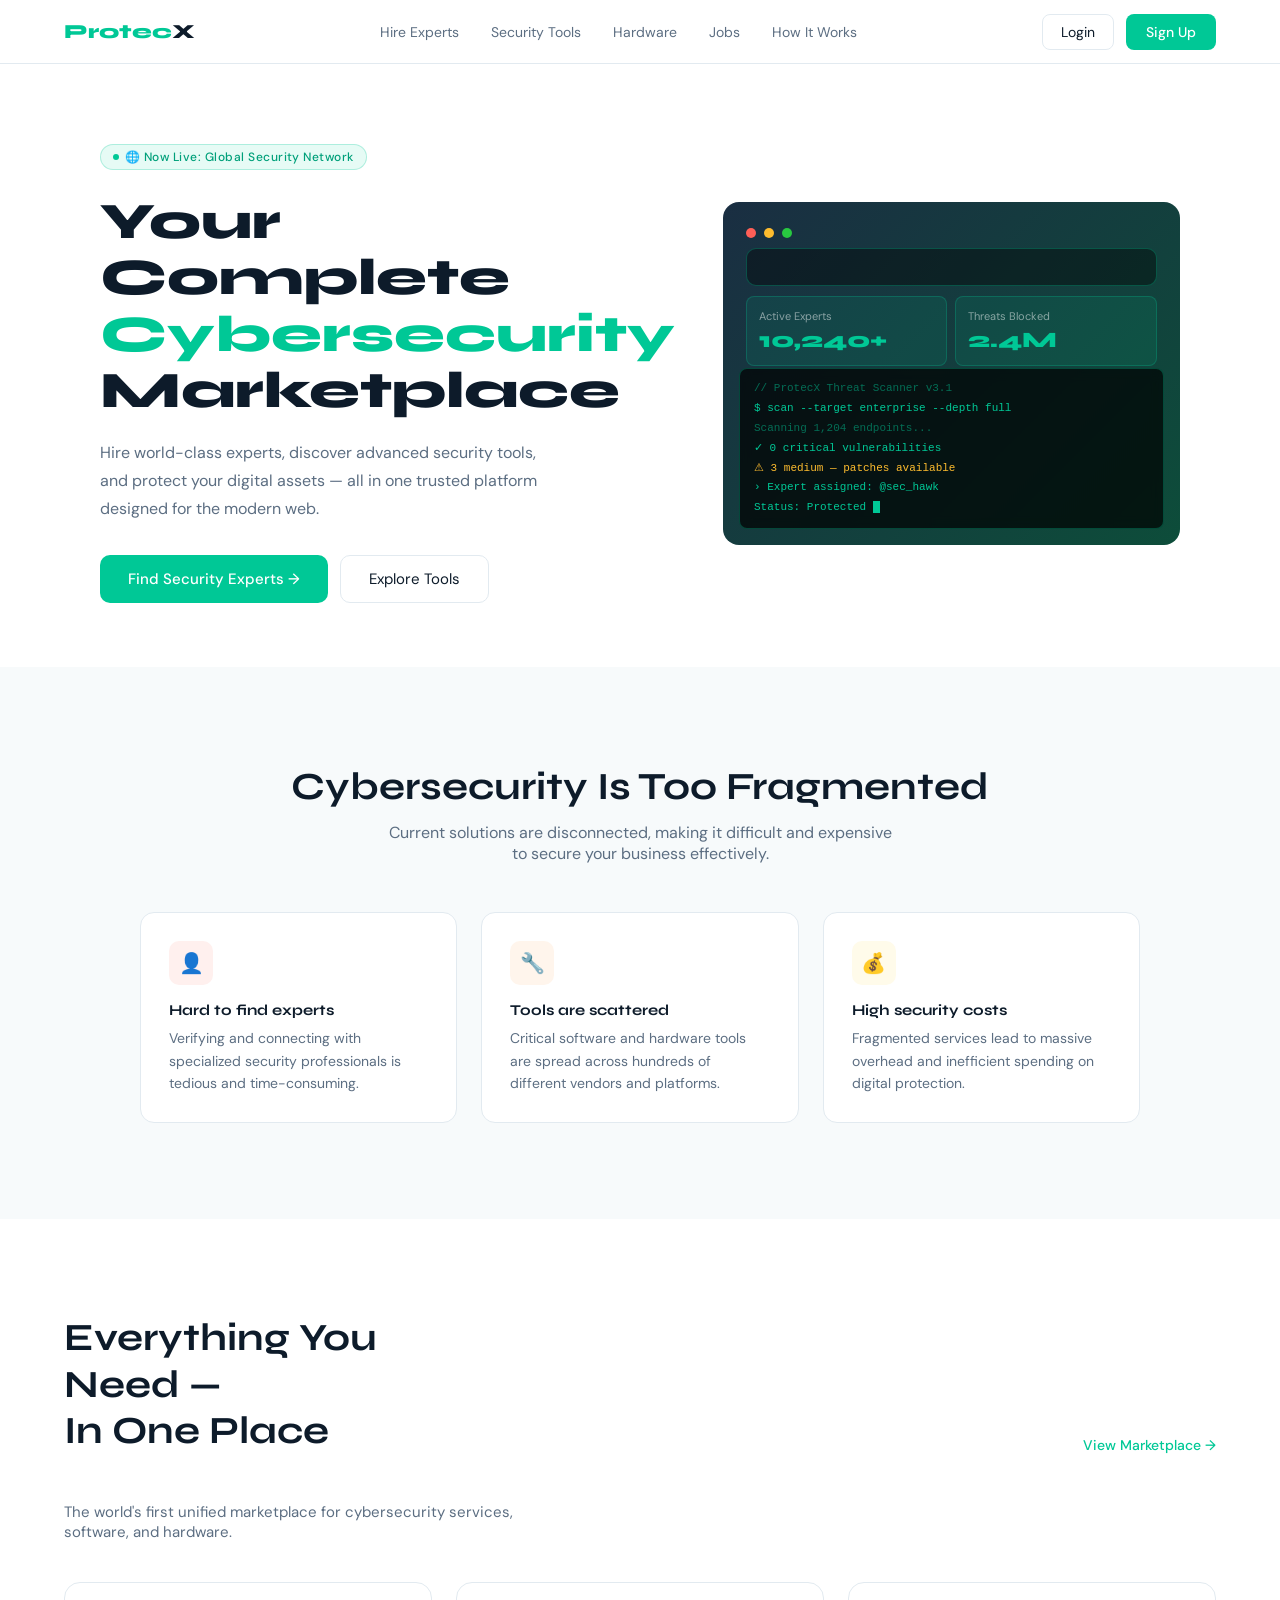
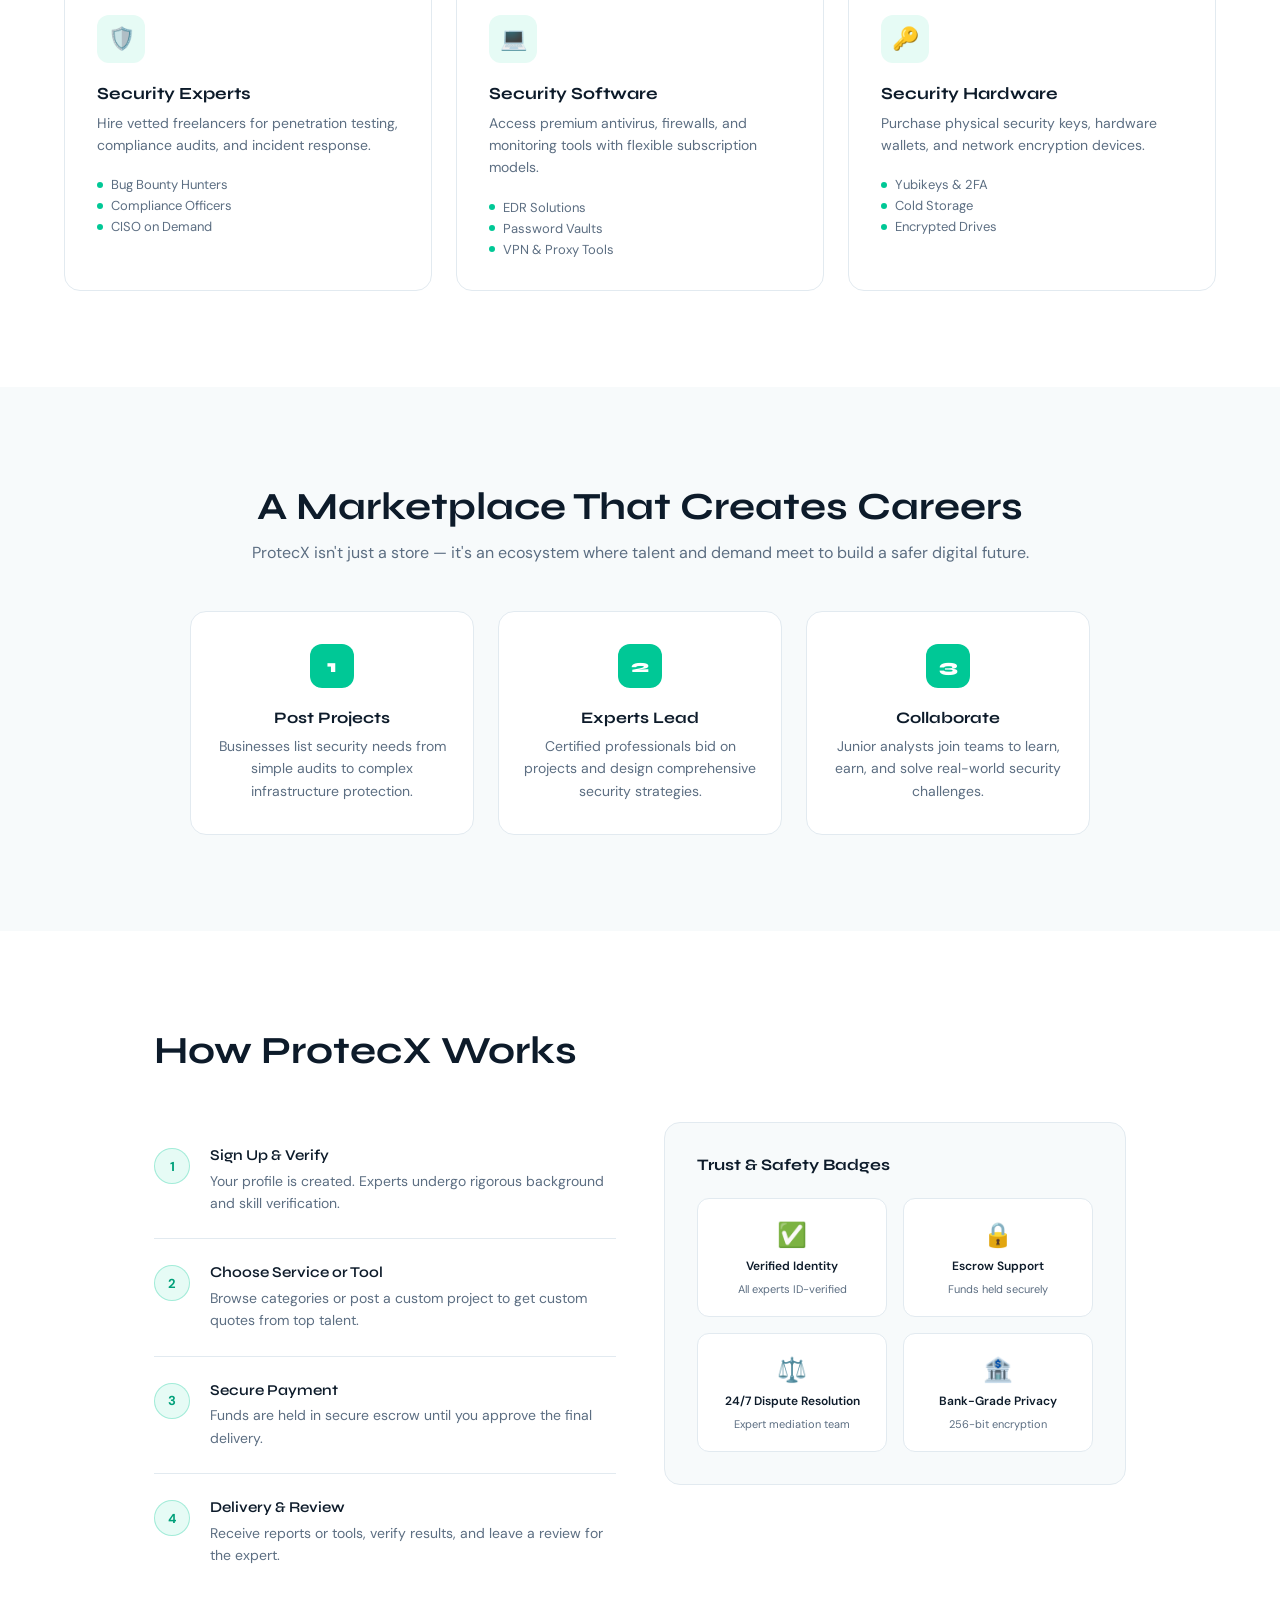
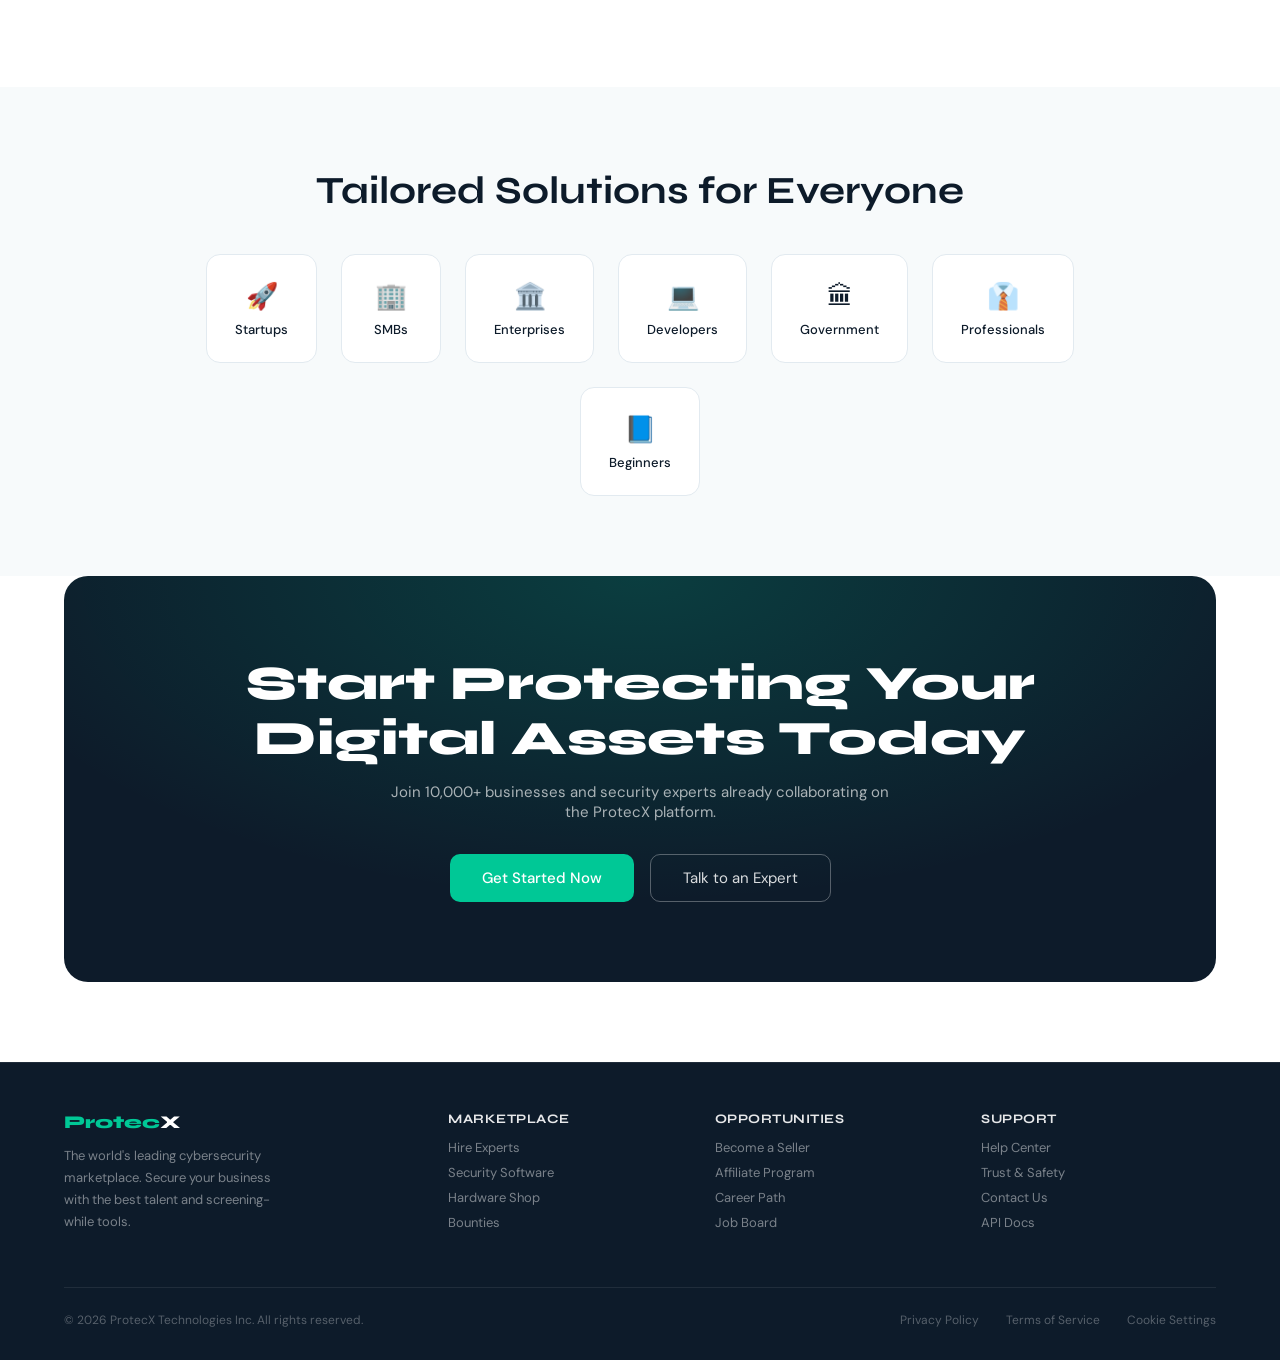
<file: protecx.html>
<!DOCTYPE html>
<html lang="en">
<head>
<meta charset="UTF-8"/>
<meta name="viewport" content="width=device-width, initial-scale=1.0"/>
<title>ProtecX — Your Complete Cybersecurity Marketplace</title>
<link href="https://fonts.googleapis.com/css2?family=Syne:wght@400;600;700;800&family=DM+Sans:ital,wght@0,300;0,400;0,500;1,300&display=swap" rel="stylesheet"/>
<style>
  *, *::before, *::after { box-sizing: border-box; margin: 0; padding: 0; }
  :root {
    --green: #00C896;
    --green-dark: #00A07A;
    --green-light: #E6FBF5;
    --navy: #0D1B2A;
    --navy-mid: #1A2E42;
    --text: #0D1B2A;
    --muted: #5C6E82;
    --border: #E2EAF0;
    --white: #FFFFFF;
    --surface: #F7FAFB;
  }
  html { scroll-behavior: smooth; }
  body { font-family: 'DM Sans', sans-serif; color: var(--text); background: var(--white); overflow-x: hidden; }
  h1,h2,h3,h4,h5 { font-family: 'Syne', sans-serif; }

  /* NAV */
  nav {
    position: sticky; top: 0; z-index: 100;
    display: flex; align-items: center; justify-content: space-between;
    padding: 0 5%; height: 64px;
    background: rgba(255,255,255,0.95); backdrop-filter: blur(10px);
    border-bottom: 1px solid var(--border);
  }
  .logo { font-family: 'Syne', sans-serif; font-weight: 800; font-size: 20px; color: var(--text); text-decoration: none; }
  .logo span { color: var(--green); }
  .nav-links { display: flex; align-items: center; gap: 2rem; list-style: none; }
  .nav-links a { font-size: 14px; font-weight: 400; color: var(--muted); text-decoration: none; transition: color .2s; }
  .nav-links a:hover { color: var(--text); }
  .nav-actions { display: flex; gap: .75rem; align-items: center; }
  .btn-ghost { background: none; border: 1px solid var(--border); border-radius: 8px; padding: 8px 18px; font-family: 'DM Sans', sans-serif; font-size: 14px; cursor: pointer; color: var(--text); transition: all .2s; }
  .btn-ghost:hover { border-color: var(--green); color: var(--green); }
  .btn-primary { background: var(--green); border: none; border-radius: 8px; padding: 9px 20px; font-family: 'DM Sans', sans-serif; font-size: 14px; font-weight: 500; color: var(--white); cursor: pointer; transition: background .2s, transform .15s; }
  .btn-primary:hover { background: var(--green-dark); transform: translateY(-1px); }
  .btn-primary:active { transform: translateY(0); }

  /* HERO */
  .hero {
    display: grid; grid-template-columns: 1fr 1fr;
    align-items: center; gap: 3rem;
    padding: 5rem 5% 4rem;
    max-width: 1200px; margin: 0 auto;
  }
  .hero-badge {
    display: inline-flex; align-items: center; gap: 6px;
    background: var(--green-light); border: 1px solid rgba(0,200,150,.25);
    border-radius: 20px; padding: 4px 12px; margin-bottom: 1.5rem;
    font-size: 12px; font-weight: 500; color: var(--green-dark); letter-spacing: .04em;
  }
  .hero-badge::before { content: ''; width: 6px; height: 6px; border-radius: 50%; background: var(--green); animation: pulse 2s infinite; }
  @keyframes pulse { 0%,100%{opacity:1;transform:scale(1)} 50%{opacity:.6;transform:scale(1.3)} }
  h1 { font-size: clamp(2.2rem, 4vw, 3.6rem); line-height: 1.1; font-weight: 800; margin-bottom: 1.25rem; }
  h1 .accent { color: var(--green); }
  .hero p { font-size: 16px; color: var(--muted); line-height: 1.75; max-width: 440px; margin-bottom: 2rem; }
  .hero-actions { display: flex; gap: .75rem; flex-wrap: wrap; }
  .btn-lg { padding: 14px 28px; font-size: 15px; border-radius: 10px; }
  .btn-outline { background: none; border: 1.5px solid var(--border); border-radius: 10px; padding: 13px 28px; font-family: 'DM Sans', sans-serif; font-size: 15px; font-weight: 400; color: var(--text); cursor: pointer; transition: all .2s; }
  .btn-outline:hover { border-color: var(--green); color: var(--green); }
  .hero-img {
    border-radius: 16px; overflow: hidden; aspect-ratio: 4/3;
    background: linear-gradient(135deg, #1A2E42 0%, #0D4D3A 100%);
    position: relative; display: flex; align-items: center; justify-content: center;
  }
  .hero-img-grid {
    display: grid; grid-template-columns: 1fr 1fr; gap: 2px; width: 100%; height: 100%;
  }
  .img-block { background: var(--navy-mid); position: relative; overflow: hidden; }
  .img-block::after { content: ''; position: absolute; inset: 0; background: linear-gradient(135deg, rgba(0,200,150,.15), transparent); }
  .terminal {
    position: absolute; bottom: 1rem; left: 1rem; right: 1rem;
    background: rgba(0,0,0,.7); backdrop-filter: blur(6px);
    border-radius: 8px; padding: 10px 14px; border: 1px solid rgba(0,200,150,.3);
  }
  .terminal-line { font-family: 'Courier New', monospace; font-size: 11px; color: var(--green); line-height: 1.8; }
  .terminal-line.dim { color: rgba(0,200,150,.5); }
  .cursor { display: inline-block; width: 7px; height: 12px; background: var(--green); animation: blink 1s step-end infinite; vertical-align: middle; }
  @keyframes blink { 50%{opacity:0} }

  /* PROBLEM */
  .problem { padding: 6rem 5%; background: var(--surface); }
  .section-label { text-align: center; }
  .section-label h2 { font-size: clamp(1.6rem, 3vw, 2.4rem); font-weight: 700; margin-bottom: .75rem; }
  .section-label p { color: var(--muted); font-size: 16px; max-width: 520px; margin: 0 auto; }
  .problem-cards { display: grid; grid-template-columns: repeat(3, 1fr); gap: 1.5rem; max-width: 1000px; margin: 3rem auto 0; }
  .problem-card { background: var(--white); border: 1px solid var(--border); border-radius: 14px; padding: 1.75rem; }
  .icon-wrap { width: 44px; height: 44px; border-radius: 10px; display: flex; align-items: center; justify-content: center; margin-bottom: 1rem; font-size: 20px; }
  .icon-wrap.red { background: #FFF0EE; }
  .icon-wrap.orange { background: #FFF5EC; }
  .icon-wrap.yellow { background: #FFFBEA; }
  .problem-card h4 { font-size: 15px; font-weight: 700; margin-bottom: .5rem; }
  .problem-card p { font-size: 14px; color: var(--muted); line-height: 1.6; }

  /* SOLUTIONS */
  .solutions { padding: 6rem 5%; max-width: 1200px; margin: 0 auto; }
  .solutions-header { display: flex; justify-content: space-between; align-items: flex-end; margin-bottom: 3rem; }
  .solutions-header h2 { font-size: clamp(1.6rem, 3vw, 2.4rem); font-weight: 700; max-width: 420px; line-height: 1.2; }
  .solutions-header a { color: var(--green); font-size: 14px; font-weight: 500; text-decoration: none; white-space: nowrap; }
  .sol-grid { display: grid; grid-template-columns: repeat(3, 1fr); gap: 1.5rem; }
  .sol-card { border: 1px solid var(--border); border-radius: 16px; padding: 2rem; transition: box-shadow .2s, border-color .2s; }
  .sol-card:hover { box-shadow: 0 8px 32px rgba(0,0,0,.08); border-color: var(--green); }
  .sol-icon { width: 48px; height: 48px; border-radius: 12px; background: var(--green-light); display: flex; align-items: center; justify-content: center; font-size: 22px; margin-bottom: 1.25rem; }
  .sol-card h3 { font-size: 17px; font-weight: 700; margin-bottom: .5rem; }
  .sol-card > p { font-size: 14px; color: var(--muted); line-height: 1.6; margin-bottom: 1.25rem; }
  .sol-tags { display: flex; flex-direction: column; gap: 4px; }
  .sol-tag { display: flex; align-items: center; gap: 8px; font-size: 13px; color: var(--muted); }
  .sol-tag::before { content: ''; width: 6px; height: 6px; border-radius: 50%; background: var(--green); flex-shrink: 0; }

  /* CAREERS */
  .careers { padding: 6rem 5%; background: var(--surface); }
  .careers-inner { max-width: 900px; margin: 0 auto; }
  .careers-inner h2 { font-size: clamp(1.6rem, 3vw, 2.4rem); font-weight: 700; text-align: center; margin-bottom: .75rem; }
  .careers-inner > p { text-align: center; color: var(--muted); font-size: 16px; margin-bottom: 3rem; }
  .steps { display: grid; grid-template-columns: repeat(3, 1fr); gap: 1.5rem; }
  .step { text-align: center; padding: 2rem 1.5rem; background: var(--white); border-radius: 16px; border: 1px solid var(--border); }
  .step-num { width: 44px; height: 44px; border-radius: 12px; background: var(--green); color: white; font-family: 'Syne', sans-serif; font-weight: 800; font-size: 18px; display: flex; align-items: center; justify-content: center; margin: 0 auto 1.25rem; }
  .step h4 { font-size: 16px; font-weight: 700; margin-bottom: .5rem; }
  .step p { font-size: 14px; color: var(--muted); line-height: 1.6; }

  /* HOW IT WORKS */
  .how { padding: 6rem 5%; max-width: 1100px; margin: 0 auto; }
  .how h2 { font-size: clamp(1.6rem, 3vw, 2.4rem); font-weight: 700; margin-bottom: 3rem; }
  .how-grid { display: grid; grid-template-columns: 1fr 1fr; gap: 3rem; }
  .how-steps { display: flex; flex-direction: column; gap: 0; }
  .how-step { display: flex; gap: 1.25rem; padding: 1.5rem 0; border-bottom: 1px solid var(--border); }
  .how-step:last-child { border-bottom: none; }
  .step-circle { width: 36px; height: 36px; border-radius: 50%; background: var(--green-light); border: 1px solid rgba(0,200,150,.3); display: flex; align-items: center; justify-content: center; font-size: 13px; font-weight: 700; color: var(--green-dark); flex-shrink: 0; margin-top: 2px; }
  .how-step h4 { font-size: 15px; font-weight: 600; margin-bottom: .35rem; }
  .how-step p { font-size: 14px; color: var(--muted); line-height: 1.6; }
  .trust-box { background: var(--surface); border: 1px solid var(--border); border-radius: 16px; padding: 2rem; height: fit-content; }
  .trust-box h4 { font-size: 16px; font-weight: 700; margin-bottom: 1.5rem; }
  .trust-badges { display: grid; grid-template-columns: 1fr 1fr; gap: 1rem; }
  .trust-badge { display: flex; flex-direction: column; align-items: center; gap: 8px; padding: 1.25rem; background: var(--white); border: 1px solid var(--border); border-radius: 12px; text-align: center; }
  .trust-badge span.ico { font-size: 24px; }
  .trust-badge strong { font-size: 12px; font-weight: 600; color: var(--text); }
  .trust-badge span.desc { font-size: 11px; color: var(--muted); }

  /* SEGMENTS */
  .segments { padding: 5rem 5%; background: var(--surface); }
  .segments h2 { font-size: clamp(1.6rem, 3vw, 2.4rem); font-weight: 700; text-align: center; margin-bottom: 2.5rem; }
  .seg-row { display: flex; justify-content: center; gap: 1.5rem; flex-wrap: wrap; max-width: 900px; margin: 0 auto; }
  .seg-chip { display: flex; flex-direction: column; align-items: center; gap: 8px; padding: 1.5rem 1.75rem; background: var(--white); border: 1px solid var(--border); border-radius: 14px; cursor: pointer; transition: all .2s; min-width: 100px; }
  .seg-chip:hover { border-color: var(--green); box-shadow: 0 4px 16px rgba(0,200,150,.12); transform: translateY(-2px); }
  .seg-chip span.ico { font-size: 26px; }
  .seg-chip span.label { font-size: 13px; font-weight: 500; color: var(--text); }

  /* CTA */
  .cta {
    margin: 0 5% 5rem; border-radius: 24px; overflow: hidden;
    background: var(--navy); position: relative; padding: 5rem 3rem; text-align: center;
  }
  .cta::before {
    content: ''; position: absolute; inset: 0;
    background: radial-gradient(ellipse 60% 80% at 50% 0%, rgba(0,200,150,.2), transparent);
  }
  .cta-content { position: relative; z-index: 1; }
  .cta h2 { font-size: clamp(2rem, 4vw, 3rem); font-weight: 800; color: var(--white); margin-bottom: 1rem; line-height: 1.15; }
  .cta p { color: rgba(255,255,255,.65); font-size: 15px; max-width: 500px; margin: 0 auto 2rem; }
  .cta-btns { display: flex; gap: 1rem; justify-content: center; flex-wrap: wrap; }
  .btn-cta-white { background: var(--green); border: none; border-radius: 10px; padding: 14px 32px; font-family: 'DM Sans', sans-serif; font-size: 15px; font-weight: 500; color: var(--white); cursor: pointer; transition: all .2s; }
  .btn-cta-white:hover { background: var(--green-dark); transform: translateY(-1px); }
  .btn-cta-outline { background: none; border: 1.5px solid rgba(255,255,255,.3); border-radius: 10px; padding: 13px 32px; font-family: 'DM Sans', sans-serif; font-size: 15px; color: rgba(255,255,255,.85); cursor: pointer; transition: all .2s; }
  .btn-cta-outline:hover { border-color: rgba(255,255,255,.7); color: var(--white); }

  /* FOOTER */
  footer { background: var(--navy); padding: 3rem 5% 2rem; border-top: 1px solid rgba(255,255,255,.08); }
  .footer-grid { display: grid; grid-template-columns: 1.5fr 1fr 1fr 1fr; gap: 2rem; margin-bottom: 3rem; }
  .footer-brand .logo { color: var(--white); font-size: 18px; }
  .footer-brand p { font-size: 13px; color: rgba(255,255,255,.45); line-height: 1.7; margin-top: .75rem; max-width: 220px; }
  .footer-col h5 { font-family: 'Syne', sans-serif; font-size: 13px; font-weight: 700; color: rgba(255,255,255,.9); margin-bottom: .75rem; letter-spacing: .04em; text-transform: uppercase; }
  .footer-col a { display: block; font-size: 13px; color: rgba(255,255,255,.45); text-decoration: none; margin-bottom: .5rem; transition: color .2s; }
  .footer-col a:hover { color: var(--green); }
  .footer-bottom { display: flex; justify-content: space-between; align-items: center; border-top: 1px solid rgba(255,255,255,.08); padding-top: 1.5rem; font-size: 12px; color: rgba(255,255,255,.3); flex-wrap: wrap; gap: .5rem; }
  .footer-bottom a { color: rgba(255,255,255,.3); text-decoration: none; margin-left: 1.5rem; }
  .footer-bottom a:hover { color: rgba(255,255,255,.6); }

  /* ANIMATIONS */
  .fade-up { opacity: 0; transform: translateY(24px); transition: opacity .6s ease, transform .6s ease; }
  .fade-up.visible { opacity: 1; transform: translateY(0); }

  @media (max-width: 768px) {
    nav { padding: 0 4%; }
    .nav-links { display: none; }
    .hero { grid-template-columns: 1fr; padding: 3rem 4% 2rem; }
    .hero-img { display: none; }
    .problem-cards, .sol-grid, .steps, .how-grid { grid-template-columns: 1fr; }
    .solutions-header { flex-direction: column; align-items: flex-start; gap: .75rem; }
    .footer-grid { grid-template-columns: 1fr 1fr; }
    .cta { margin: 0 4% 4rem; }
  }
</style>
</head>
<body>

<!-- NAV -->
<nav>
  <a class="logo" href="#"><span>Protec</span>X</a>
  <ul class="nav-links">
    <li><a href="#">Hire Experts</a></li>
    <li><a href="#">Security Tools</a></li>
    <li><a href="#">Hardware</a></li>
    <li><a href="#">Jobs</a></li>
    <li><a href="#">How It Works</a></li>
  </ul>
  <div class="nav-actions">
    <button class="btn-ghost">Login</button>
    <button class="btn-primary">Sign Up</button>
  </div>
</nav>

<!-- HERO -->
<section style="max-width:1200px;margin:0 auto;">
  <div class="hero">
    <div class="hero-content">
      <div class="hero-badge">🌐 Now Live: Global Security Network</div>
      <h1>Your Complete<br><span class="accent">Cybersecurity</span><br>Marketplace</h1>
      <p>Hire world-class experts, discover advanced security tools, and protect your digital assets — all in one trusted platform designed for the modern web.</p>
      <div class="hero-actions">
        <button class="btn-primary btn-lg">Find Security Experts →</button>
        <button class="btn-outline">Explore Tools</button>
      </div>
    </div>
    <div class="hero-img">
      <div style="position:absolute;inset:0;display:flex;align-items:center;justify-content:center;">
        <div style="width:90%;height:85%;">
          <div style="display:flex;gap:8px;margin-bottom:10px;">
            <div style="width:10px;height:10px;border-radius:50%;background:#FF5F57;"></div>
            <div style="width:10px;height:10px;border-radius:50%;background:#FEBC2E;"></div>
            <div style="width:10px;height:10px;border-radius:50%;background:#28C840;"></div>
          </div>
          <div style="background:rgba(0,0,0,.4);border:1px solid rgba(0,200,150,.3);border-radius:10px;padding:18px;">
            <div class="terminal">
              <div class="terminal-line dim">// ProtecX Threat Scanner v3.1</div>
              <div class="terminal-line">$ scan --target enterprise --depth full</div>
              <div class="terminal-line dim">Scanning 1,204 endpoints...</div>
              <div class="terminal-line" style="color:#00C896;">✓ 0 critical vulnerabilities</div>
              <div class="terminal-line" style="color:#FEBC2E;">⚠ 3 medium — patches available</div>
              <div class="terminal-line">› Expert assigned: <span style="color:#00C896;">@sec_hawk</span></div>
              <div class="terminal-line">Status: Protected <span class="cursor"></span></div>
            </div>
          </div>
          <div style="display:grid;grid-template-columns:1fr 1fr;gap:8px;margin-top:10px;">
            <div style="background:rgba(0,200,150,.1);border:1px solid rgba(0,200,150,.25);border-radius:8px;padding:12px;">
              <div style="font-size:11px;color:rgba(255,255,255,.5);font-family:'DM Sans',sans-serif;margin-bottom:4px;">Active Experts</div>
              <div style="font-size:22px;font-family:'Syne',sans-serif;font-weight:800;color:#00C896;">10,240+</div>
            </div>
            <div style="background:rgba(0,200,150,.1);border:1px solid rgba(0,200,150,.25);border-radius:8px;padding:12px;">
              <div style="font-size:11px;color:rgba(255,255,255,.5);font-family:'DM Sans',sans-serif;margin-bottom:4px;">Threats Blocked</div>
              <div style="font-size:22px;font-family:'Syne',sans-serif;font-weight:800;color:#00C896;">2.4M</div>
            </div>
          </div>
        </div>
      </div>
    </div>
  </div>
</section>

<!-- PROBLEM -->
<section class="problem">
  <div class="section-label fade-up">
    <h2>Cybersecurity Is Too Fragmented</h2>
    <p>Current solutions are disconnected, making it difficult and expensive to secure your business effectively.</p>
  </div>
  <div class="problem-cards">
    <div class="problem-card fade-up">
      <div class="icon-wrap red">👤</div>
      <h4>Hard to find experts</h4>
      <p>Verifying and connecting with specialized security professionals is tedious and time-consuming.</p>
    </div>
    <div class="problem-card fade-up" style="transition-delay:.1s">
      <div class="icon-wrap orange">🔧</div>
      <h4>Tools are scattered</h4>
      <p>Critical software and hardware tools are spread across hundreds of different vendors and platforms.</p>
    </div>
    <div class="problem-card fade-up" style="transition-delay:.2s">
      <div class="icon-wrap yellow">💰</div>
      <h4>High security costs</h4>
      <p>Fragmented services lead to massive overhead and inefficient spending on digital protection.</p>
    </div>
  </div>
</section>

<!-- SOLUTIONS -->
<section style="padding:6rem 5%;">
  <div class="solutions fade-up" style="max-width:1200px;margin:0 auto;padding:0;">
    <div class="solutions-header">
      <h2>Everything You Need —<br>In One Place</h2>
      <a href="#">View Marketplace →</a>
    </div>
    <p style="color:var(--muted);font-size:15px;margin-bottom:2.5rem;max-width:500px;">The world's first unified marketplace for cybersecurity services, software, and hardware.</p>
    <div class="sol-grid">
      <div class="sol-card fade-up">
        <div class="sol-icon">🛡️</div>
        <h3>Security Experts</h3>
        <p>Hire vetted freelancers for penetration testing, compliance audits, and incident response.</p>
        <div class="sol-tags">
          <span class="sol-tag">Bug Bounty Hunters</span>
          <span class="sol-tag">Compliance Officers</span>
          <span class="sol-tag">CISO on Demand</span>
        </div>
      </div>
      <div class="sol-card fade-up" style="transition-delay:.1s">
        <div class="sol-icon">💻</div>
        <h3>Security Software</h3>
        <p>Access premium antivirus, firewalls, and monitoring tools with flexible subscription models.</p>
        <div class="sol-tags">
          <span class="sol-tag">EDR Solutions</span>
          <span class="sol-tag">Password Vaults</span>
          <span class="sol-tag">VPN & Proxy Tools</span>
        </div>
      </div>
      <div class="sol-card fade-up" style="transition-delay:.2s">
        <div class="sol-icon">🔑</div>
        <h3>Security Hardware</h3>
        <p>Purchase physical security keys, hardware wallets, and network encryption devices.</p>
        <div class="sol-tags">
          <span class="sol-tag">Yubikeys & 2FA</span>
          <span class="sol-tag">Cold Storage</span>
          <span class="sol-tag">Encrypted Drives</span>
        </div>
      </div>
    </div>
  </div>
</section>

<!-- CAREERS -->
<section class="careers">
  <div class="careers-inner">
    <h2 class="fade-up">A Marketplace That Creates Careers</h2>
    <p class="fade-up">ProtecX isn't just a store — it's an ecosystem where talent and demand meet to build a safer digital future.</p>
    <div class="steps">
      <div class="step fade-up">
        <div class="step-num">1</div>
        <h4>Post Projects</h4>
        <p>Businesses list security needs from simple audits to complex infrastructure protection.</p>
      </div>
      <div class="step fade-up" style="transition-delay:.1s">
        <div class="step-num">2</div>
        <h4>Experts Lead</h4>
        <p>Certified professionals bid on projects and design comprehensive security strategies.</p>
      </div>
      <div class="step fade-up" style="transition-delay:.2s">
        <div class="step-num">3</div>
        <h4>Collaborate</h4>
        <p>Junior analysts join teams to learn, earn, and solve real-world security challenges.</p>
      </div>
    </div>
  </div>
</section>

<!-- HOW IT WORKS -->
<section class="how">
  <h2 class="fade-up">How ProtecX Works</h2>
  <div class="how-grid">
    <div class="how-steps">
      <div class="how-step fade-up">
        <div class="step-circle">1</div>
        <div>
          <h4>Sign Up & Verify</h4>
          <p>Your profile is created. Experts undergo rigorous background and skill verification.</p>
        </div>
      </div>
      <div class="how-step fade-up" style="transition-delay:.08s">
        <div class="step-circle">2</div>
        <div>
          <h4>Choose Service or Tool</h4>
          <p>Browse categories or post a custom project to get custom quotes from top talent.</p>
        </div>
      </div>
      <div class="how-step fade-up" style="transition-delay:.16s">
        <div class="step-circle">3</div>
        <div>
          <h4>Secure Payment</h4>
          <p>Funds are held in secure escrow until you approve the final delivery.</p>
        </div>
      </div>
      <div class="how-step fade-up" style="transition-delay:.24s">
        <div class="step-circle">4</div>
        <div>
          <h4>Delivery & Review</h4>
          <p>Receive reports or tools, verify results, and leave a review for the expert.</p>
        </div>
      </div>
    </div>
    <div class="fade-up" style="transition-delay:.3s">
      <div class="trust-box">
        <h4>Trust & Safety Badges</h4>
        <div class="trust-badges">
          <div class="trust-badge">
            <span class="ico">✅</span>
            <strong>Verified Identity</strong>
            <span class="desc">All experts ID-verified</span>
          </div>
          <div class="trust-badge">
            <span class="ico">🔒</span>
            <strong>Escrow Support</strong>
            <span class="desc">Funds held securely</span>
          </div>
          <div class="trust-badge">
            <span class="ico">⚖️</span>
            <strong>24/7 Dispute Resolution</strong>
            <span class="desc">Expert mediation team</span>
          </div>
          <div class="trust-badge">
            <span class="ico">🏦</span>
            <strong>Bank-Grade Privacy</strong>
            <span class="desc">256-bit encryption</span>
          </div>
        </div>
      </div>
    </div>
  </div>
</section>

<!-- SEGMENTS -->
<section class="segments fade-up">
  <h2>Tailored Solutions for Everyone</h2>
  <div class="seg-row">
    <div class="seg-chip"><span class="ico">🚀</span><span class="label">Startups</span></div>
    <div class="seg-chip"><span class="ico">🏢</span><span class="label">SMBs</span></div>
    <div class="seg-chip"><span class="ico">🏛️</span><span class="label">Enterprises</span></div>
    <div class="seg-chip"><span class="ico">💻</span><span class="label">Developers</span></div>
    <div class="seg-chip"><span class="ico">🏛</span><span class="label">Government</span></div>
    <div class="seg-chip"><span class="ico">👔</span><span class="label">Professionals</span></div>
    <div class="seg-chip"><span class="ico">📘</span><span class="label">Beginners</span></div>
  </div>
</section>

<!-- CTA -->
<section class="cta fade-up">
  <div class="cta-content">
    <h2>Start Protecting Your<br>Digital Assets Today</h2>
    <p>Join 10,000+ businesses and security experts already collaborating on the ProtecX platform.</p>
    <div class="cta-btns">
      <button class="btn-cta-white">Get Started Now</button>
      <button class="btn-cta-outline">Talk to an Expert</button>
    </div>
  </div>
</section>

<!-- FOOTER -->
<footer>
  <div class="footer-grid">
    <div class="footer-brand">
      <a class="logo" href="#"><span style="color:var(--green)">Protec</span><span style="color:white">X</span></a>
      <p>The world's leading cybersecurity marketplace. Secure your business with the best talent and screening-while tools.</p>
    </div>
    <div class="footer-col">
      <h5>Marketplace</h5>
      <a href="#">Hire Experts</a>
      <a href="#">Security Software</a>
      <a href="#">Hardware Shop</a>
      <a href="#">Bounties</a>
    </div>
    <div class="footer-col">
      <h5>Opportunities</h5>
      <a href="#">Become a Seller</a>
      <a href="#">Affiliate Program</a>
      <a href="#">Career Path</a>
      <a href="#">Job Board</a>
    </div>
    <div class="footer-col">
      <h5>Support</h5>
      <a href="#">Help Center</a>
      <a href="#">Trust & Safety</a>
      <a href="#">Contact Us</a>
      <a href="#">API Docs</a>
    </div>
  </div>
  <div class="footer-bottom">
    <span>© 2026 ProtecX Technologies Inc. All rights reserved.</span>
    <div>
      <a href="#">Privacy Policy</a>
      <a href="#">Terms of Service</a>
      <a href="#">Cookie Settings</a>
    </div>
  </div>
</footer>

<script>
  const observer = new IntersectionObserver((entries) => {
    entries.forEach(e => { if (e.isIntersecting) e.target.classList.add('visible'); });
  }, { threshold: 0.1 });
  document.querySelectorAll('.fade-up').forEach(el => observer.observe(el));
</script>
</body>
</html>
</file>
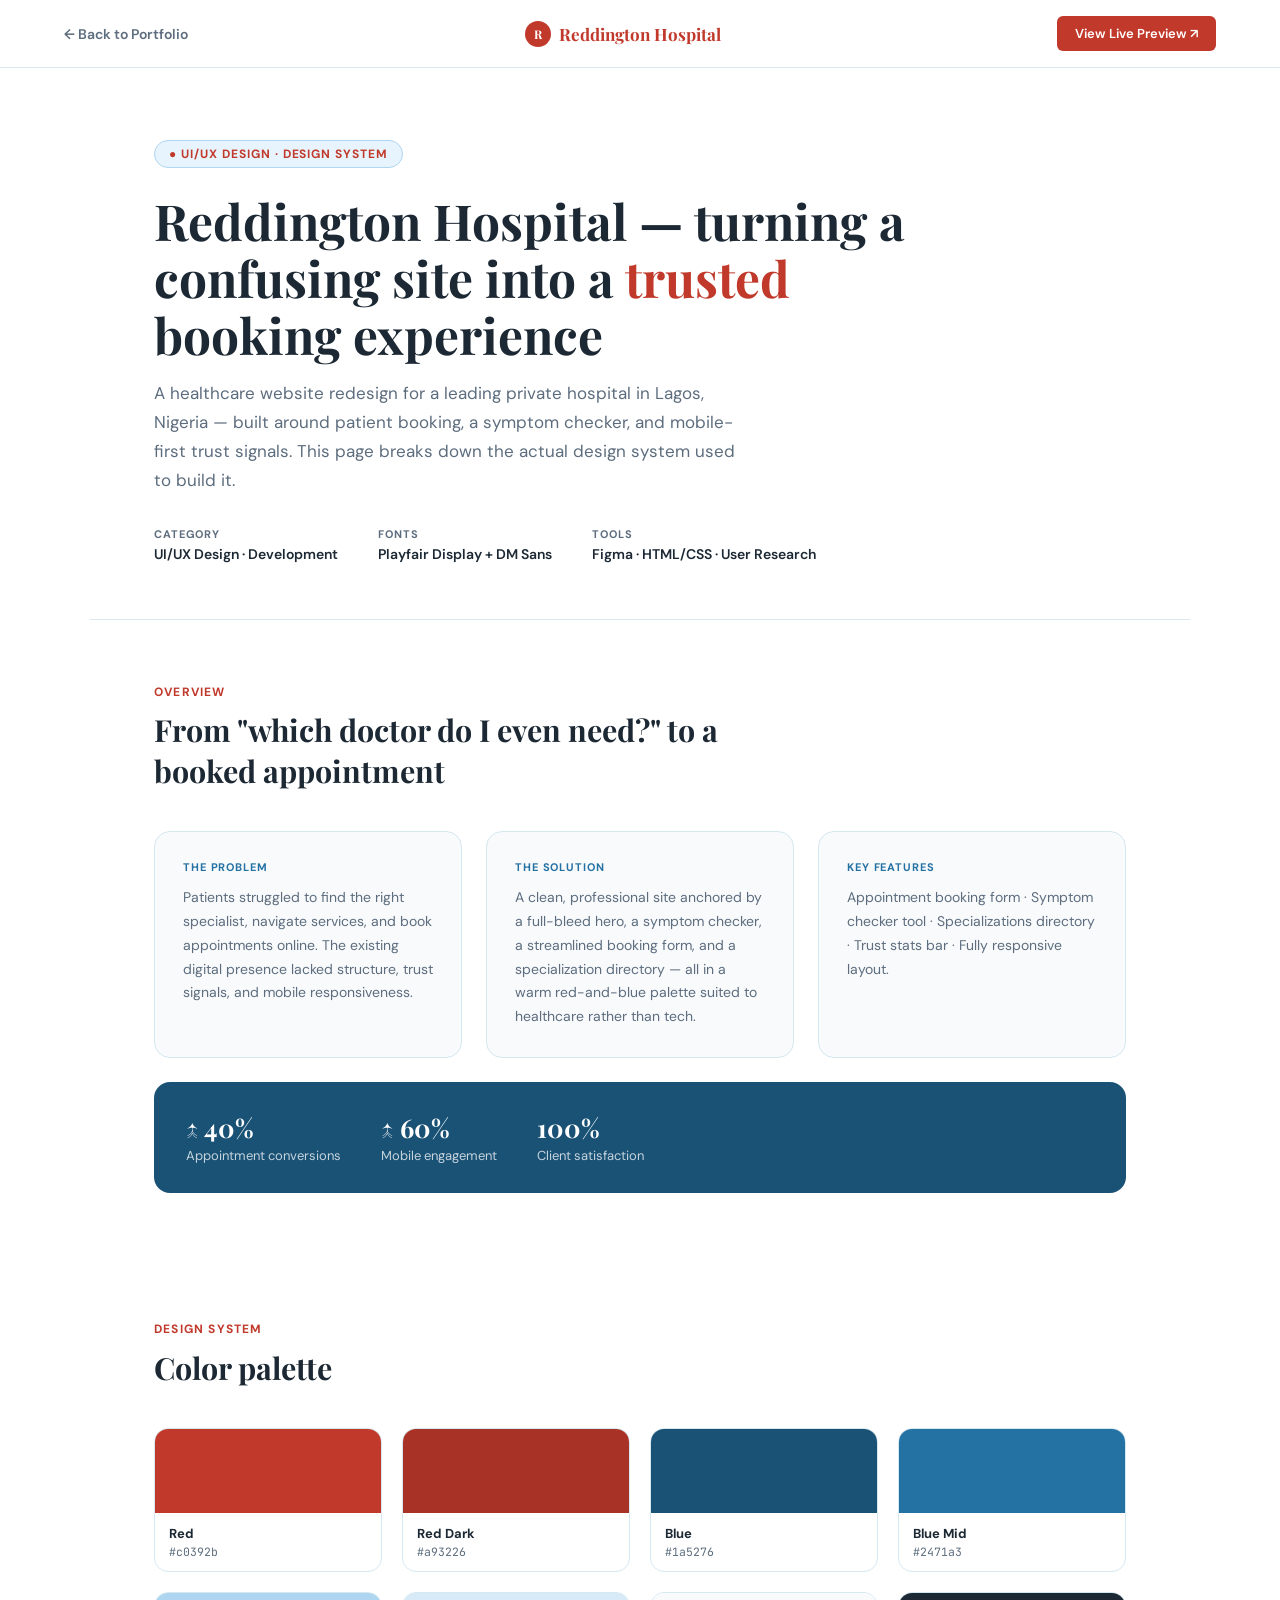
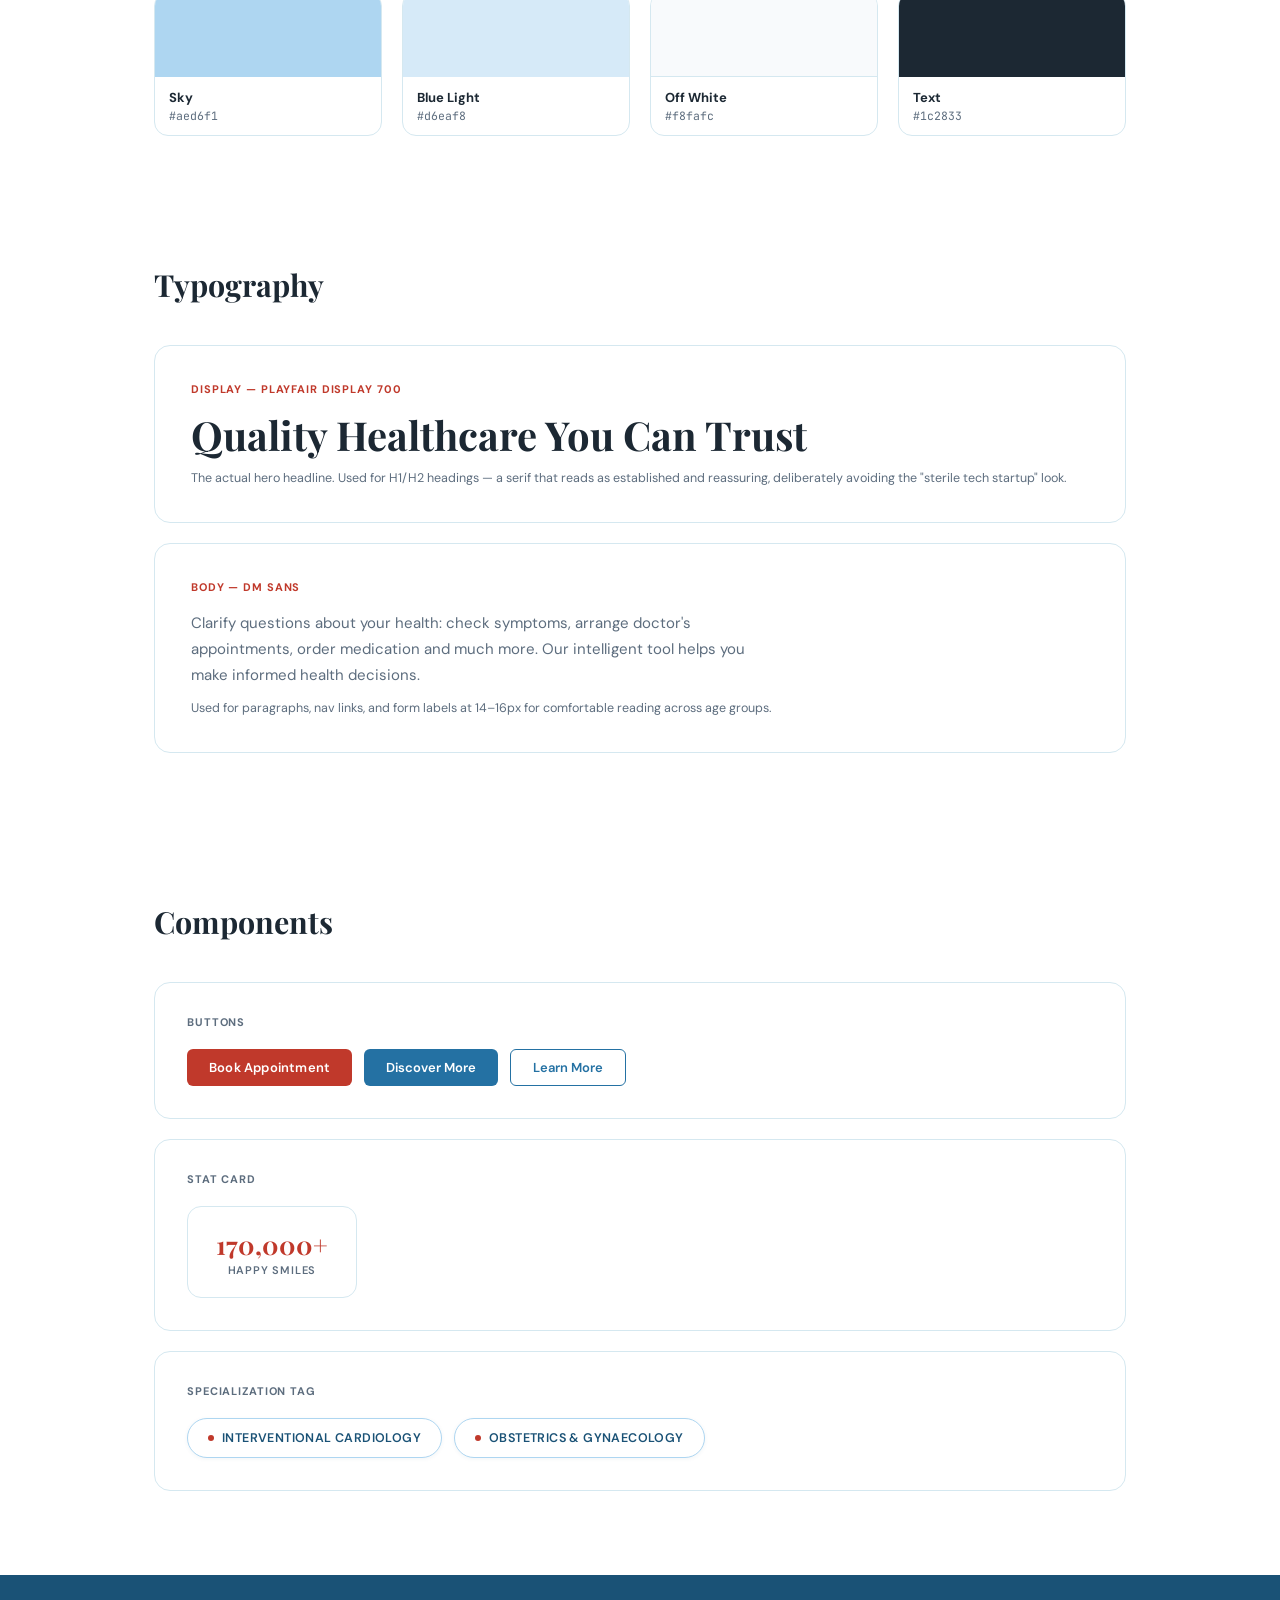
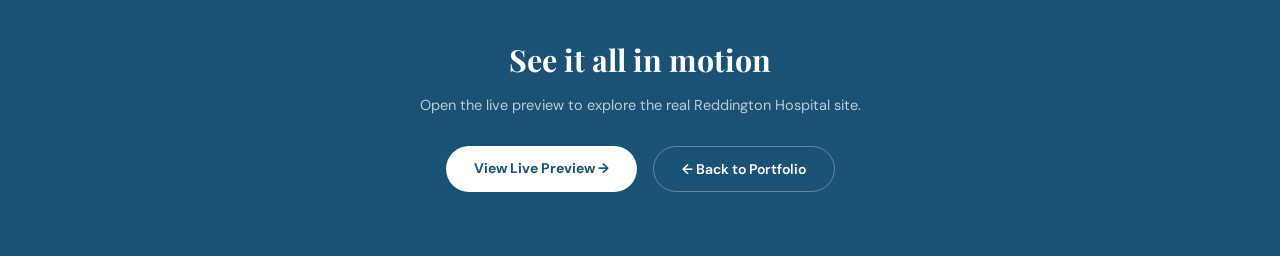
<file: reddington-design-system.html>
<!DOCTYPE html>
<html lang="en">
<head>
<meta charset="UTF-8"/>
<meta name="viewport" content="width=device-width, initial-scale=1.0"/>
<title>Reddington Hospital — Design System | Kingad</title>
<link href="https://fonts.googleapis.com/css2?family=Playfair+Display:wght@600;700&family=DM+Sans:wght@300;400;500;600&family=JetBrains+Mono:wght@400;500&display=swap" rel="stylesheet"/>
<style>
  *, *::before, *::after { box-sizing: border-box; margin: 0; padding: 0; }
  :root {
    --red:        #c0392b;
    --red-dark:   #a93226;
    --red-light:  #e74c3c;
    --blue:       #1a5276;
    --blue-mid:   #2471a3;
    --blue-light: #d6eaf8;
    --sky:        #aed6f1;
    --white:      #ffffff;
    --off-white:  #f8fafc;
    --text:       #1c2833;
    --muted:      #5d6d7e;
    --border:     #d5e8f0;
    --tag-bg:     #e8f4fd;
    --tag-border: #aed6f1;
  }
  html { scroll-behavior: smooth; }
  body { font-family: 'DM Sans', sans-serif; color: var(--text); background: var(--white); overflow-x: hidden; }
  h1,h2,h3,h4 { font-family: 'Playfair Display', serif; }
  a { text-decoration: none; }

  nav {
    position: sticky; top:0; z-index: 100;
    display:flex; align-items:center; justify-content:space-between;
    padding: 0 5%; height: 68px;
    background: rgba(255,255,255,0.95); backdrop-filter: blur(10px);
    border-bottom: 1px solid var(--border);
  }
  .back-link { display:flex; align-items:center; gap:8px; font-size:14px; font-weight:600; color: var(--muted); transition: color .2s; }
  .back-link:hover { color: var(--red); }
  .logo { display:flex; align-items:center; gap:8px; font-family:'Playfair Display',serif; font-weight:700; font-size: 17px; color: var(--red); }
  .logo-icon { width:26px; height:26px; border-radius:50%; background:var(--red); color:white; display:flex; align-items:center; justify-content:center; font-size:12px; font-weight:700; }
  .nav-cta { background: var(--red); color: var(--white); font-size: 13px; font-weight: 600; padding: 9px 18px; border-radius: 6px; transition: background .2s; }
  .nav-cta:hover { background: var(--red-dark); }

  .ds-hero { padding: 4.5rem 5% 3.5rem; max-width: 1100px; margin: 0 auto; border-bottom: 1px solid var(--border); }
  .eyebrow { display:inline-flex; align-items:center; gap:8px; font-size:12px; font-weight:700; letter-spacing:.08em; text-transform:uppercase; color: var(--red); background: var(--tag-bg); border:1px solid var(--tag-border); border-radius:20px; padding: 5px 14px; margin-bottom: 1.5rem; }
  .ds-hero h1 { font-weight: 700; font-size: clamp(2rem, 4vw, 3.1rem); line-height: 1.15; margin-bottom: 1rem; max-width: 760px; }
  .ds-hero .accent { color: var(--red); }
  .ds-hero .sub { font-size: 17px; color: var(--muted); line-height: 1.7; max-width: 600px; margin-bottom: 2rem; }
  .meta-row { display:flex; gap: 2.5rem; flex-wrap: wrap; }
  .meta-item .k { font-size: 11px; font-weight: 700; letter-spacing:.08em; text-transform: uppercase; color: var(--muted); margin-bottom: 4px; }
  .meta-item .v { font-size: 14px; font-weight: 600; color: var(--text); }

  section.block { padding: 4rem 5%; max-width: 1100px; margin: 0 auto; }
  .block-label { font-size: 12px; font-weight: 700; letter-spacing:.1em; text-transform: uppercase; color: var(--red); margin-bottom: .6rem; }
  .block-title { font-weight: 700; font-size: clamp(1.4rem, 3vw, 1.9rem); margin-bottom: 2.5rem; max-width: 620px; }

  .overview-grid { display:grid; grid-template-columns: repeat(3, 1fr); gap: 1.5rem; margin-bottom: 1.5rem; }
  .overview-card { background: var(--off-white); border: 1px solid var(--border); border-radius: 16px; padding: 1.75rem; }
  .overview-card .tag { font-size: 11px; font-weight:700; letter-spacing:.08em; text-transform:uppercase; color: var(--blue-mid); margin-bottom: .75rem; display:block; }
  .overview-card p { font-size: 14px; color: var(--muted); line-height: 1.7; }
  .outcome-row { display:flex; gap: 2.5rem; flex-wrap:wrap; background: var(--blue); border-radius: 16px; padding: 1.75rem 2rem; }
  .outcome-row div span { display:block; font-family:'Playfair Display',serif; font-weight:700; font-size: 1.6rem; color: var(--white); }
  .outcome-row div small { color: rgba(255,255,255,0.75); font-size: 13px; }

  .swatch-grid { display:grid; grid-template-columns: repeat(4,1fr); gap: 1.25rem; }
  .swatch { border: 1px solid var(--border); border-radius: 14px; overflow:hidden; }
  .swatch-fill { height: 84px; }
  .swatch-info { padding: 12px 14px; }
  .swatch-name { font-size: 13px; font-weight:700; }
  .swatch-hex { font-family:'JetBrains Mono',monospace; font-size: 11.5px; color: var(--muted); margin-top:2px; }

  .type-specimen { border: 1px solid var(--border); border-radius: 16px; padding: 2.25rem; margin-bottom: 1.25rem; }
  .type-tag { font-size: 11px; font-weight:700; letter-spacing:.08em; text-transform:uppercase; color: var(--red); margin-bottom:1rem; display:block; }
  .type-h1 { font-family:'Playfair Display',serif; font-weight:700; font-size: clamp(1.8rem,3.4vw,2.5rem); line-height:1.15; }
  .type-body { font-size: 15px; color: var(--muted); line-height:1.75; max-width:560px; margin-top:.6rem; }
  .type-meta { font-size: 12.5px; color: var(--muted); margin-top:.75rem; }

  .comp-card { border: 1px solid var(--border); border-radius: 16px; padding: 2rem; margin-bottom: 1.25rem; background: var(--white); }
  .comp-label { font-size: 11px; font-weight:700; letter-spacing:.08em; text-transform:uppercase; color: var(--muted); margin-bottom: 1.25rem; }
  .btn-row { display:flex; gap:.75rem; flex-wrap:wrap; align-items:center; }
  .btn-primary-demo { background: var(--red); color: var(--white); font-family:'DM Sans',sans-serif; font-weight:600; font-size:13px; padding: 10px 22px; border-radius: 6px; border:none; cursor:pointer; letter-spacing:.2px; }
  .btn-outline-demo { background:none; border: 1.5px solid var(--blue-mid); color: var(--blue-mid); font-family:'DM Sans',sans-serif; font-weight:600; font-size:13px; padding: 9px 22px; border-radius: 6px; cursor:pointer; }
  .btn-blue-demo { background: var(--blue-mid); color: var(--white); font-family:'DM Sans',sans-serif; font-weight:600; font-size:13px; padding: 10px 22px; border-radius: 6px; border:none; cursor:pointer; }
  .stat-card-demo { border: 1px solid var(--border); border-radius: 14px; padding: 1.25rem 1.75rem; text-align:center; }
  .stat-card-demo .num { font-family:'Playfair Display',serif; font-weight:700; font-size: 1.6rem; color: var(--red); }
  .stat-card-demo .lbl { font-size: 11px; font-weight:600; color: var(--muted); text-transform:uppercase; letter-spacing:.8px; margin-top:2px; }
  .spec-tag-demo { display:inline-flex; align-items:center; gap:8px; padding: 11px 20px; background: var(--white); border: 1.5px solid var(--tag-border); border-radius: 50px; font-size: 12.5px; font-weight:600; color: var(--blue); text-transform:uppercase; letter-spacing:.4px; box-shadow: 0 1px 4px rgba(26,82,118,0.06); }
  .spec-tag-demo .dot { width:6px; height:6px; border-radius:50%; background: var(--red); flex-shrink:0; }

  .ds-footer { background: var(--blue); padding: 4rem 5%; text-align:center; }
  .ds-footer h2 { color: var(--white); font-size: clamp(1.4rem,3vw,1.9rem); margin-bottom: 1rem; }
  .ds-footer p { color: rgba(255,255,255,0.7); font-size: 14.5px; margin-bottom: 2rem; }
  .footer-btns { display:flex; gap:1rem; justify-content:center; flex-wrap:wrap; }
  .btn-white { background: var(--white); color: var(--blue); font-family:'DM Sans',sans-serif; font-weight:700; font-size:14px; padding: 13px 28px; border-radius: 50px; }
  .btn-outline-dark { background:none; border:1.5px solid rgba(255,255,255,0.3); color: var(--white); font-family:'DM Sans',sans-serif; font-weight:600; font-size:14px; padding: 13px 28px; border-radius: 50px; }

  @media (max-width: 760px) {
    .overview-grid { grid-template-columns: 1fr; }
    .swatch-grid { grid-template-columns: repeat(2,1fr); }
  }
</style>
<link rel="icon" type="image/x-icon" href="favicon.ico"/>
</head>
<body>

<nav>
  <a href="index.html" class="back-link">← Back to Portfolio</a>
  <span class="logo"><span class="logo-icon">R</span>Reddington Hospital</span>
  <a href="index.html#portfolio" class="nav-cta" onclick="sessionStorage.setItem('openReddington','1')">View Live Preview ↗</a>
</nav>

<section class="ds-hero">
  <span class="eyebrow">● UI/UX Design · Design System</span>
  <h1>Reddington Hospital — turning a confusing site into a <span class="accent">trusted</span> booking experience</h1>
  <p class="sub">A healthcare website redesign for a leading private hospital in Lagos, Nigeria — built around patient booking, a symptom checker, and mobile-first trust signals. This page breaks down the actual design system used to build it.</p>
  <div class="meta-row">
    <div class="meta-item"><div class="k">Category</div><div class="v">UI/UX Design · Development</div></div>
    <div class="meta-item"><div class="k">Fonts</div><div class="v">Playfair Display + DM Sans</div></div>
    <div class="meta-item"><div class="k">Tools</div><div class="v">Figma · HTML/CSS · User Research</div></div>
  </div>
</section>

<section class="block">
  <div class="block-label">Overview</div>
  <h2 class="block-title">From "which doctor do I even need?" to a booked appointment</h2>
  <div class="overview-grid">
    <div class="overview-card">
      <span class="tag">The Problem</span>
      <p>Patients struggled to find the right specialist, navigate services, and book appointments online. The existing digital presence lacked structure, trust signals, and mobile responsiveness.</p>
    </div>
    <div class="overview-card">
      <span class="tag">The Solution</span>
      <p>A clean, professional site anchored by a full-bleed hero, a symptom checker, a streamlined booking form, and a specialization directory — all in a warm red-and-blue palette suited to healthcare rather than tech.</p>
    </div>
    <div class="overview-card">
      <span class="tag">Key Features</span>
      <p>Appointment booking form · Symptom checker tool · Specializations directory · Trust stats bar · Fully responsive layout.</p>
    </div>
  </div>
  <div class="outcome-row">
    <div><span>↑ 40%</span><small>Appointment conversions</small></div>
    <div><span>↑ 60%</span><small>Mobile engagement</small></div>
    <div><span>100%</span><small>Client satisfaction</small></div>
  </div>
</section>

<section class="block">
  <div class="block-label">Design System</div>
  <h2 class="block-title">Color palette</h2>
  <div class="swatch-grid">
    <div class="swatch"><div class="swatch-fill" style="background:#c0392b"></div><div class="swatch-info"><div class="swatch-name">Red</div><div class="swatch-hex">#c0392b</div></div></div>
    <div class="swatch"><div class="swatch-fill" style="background:#a93226"></div><div class="swatch-info"><div class="swatch-name">Red Dark</div><div class="swatch-hex">#a93226</div></div></div>
    <div class="swatch"><div class="swatch-fill" style="background:#1a5276"></div><div class="swatch-info"><div class="swatch-name">Blue</div><div class="swatch-hex">#1a5276</div></div></div>
    <div class="swatch"><div class="swatch-fill" style="background:#2471a3"></div><div class="swatch-info"><div class="swatch-name">Blue Mid</div><div class="swatch-hex">#2471a3</div></div></div>
    <div class="swatch"><div class="swatch-fill" style="background:#aed6f1"></div><div class="swatch-info"><div class="swatch-name">Sky</div><div class="swatch-hex">#aed6f1</div></div></div>
    <div class="swatch"><div class="swatch-fill" style="background:#d6eaf8"></div><div class="swatch-info"><div class="swatch-name">Blue Light</div><div class="swatch-hex">#d6eaf8</div></div></div>
    <div class="swatch"><div class="swatch-fill" style="background:#f8fafc;border-bottom:1px solid #d5e8f0"></div><div class="swatch-info"><div class="swatch-name">Off White</div><div class="swatch-hex">#f8fafc</div></div></div>
    <div class="swatch"><div class="swatch-fill" style="background:#1c2833"></div><div class="swatch-info"><div class="swatch-name">Text</div><div class="swatch-hex">#1c2833</div></div></div>
  </div>
</section>

<section class="block">
  <h2 class="block-title">Typography</h2>
  <div class="type-specimen">
    <span class="type-tag">Display — Playfair Display 700</span>
    <div class="type-h1">Quality Healthcare You Can Trust</div>
    <div class="type-meta">The actual hero headline. Used for H1/H2 headings — a serif that reads as established and reassuring, deliberately avoiding the "sterile tech startup" look.</div>
  </div>
  <div class="type-specimen">
    <span class="type-tag">Body — DM Sans</span>
    <div class="type-body">Clarify questions about your health: check symptoms, arrange doctor's appointments, order medication and much more. Our intelligent tool helps you make informed health decisions.</div>
    <div class="type-meta">Used for paragraphs, nav links, and form labels at 14–16px for comfortable reading across age groups.</div>
  </div>
</section>

<section class="block">
  <h2 class="block-title">Components</h2>
  <div class="comp-card">
    <div class="comp-label">Buttons</div>
    <div class="btn-row">
      <button class="btn-primary-demo">Book Appointment</button>
      <button class="btn-blue-demo">Discover More</button>
      <button class="btn-outline-demo">Learn More</button>
    </div>
  </div>
  <div class="comp-card">
    <div class="comp-label">Stat card</div>
    <div style="display:flex; gap:1rem; flex-wrap:wrap;">
      <div class="stat-card-demo"><div class="num">170,000+</div><div class="lbl">Happy Smiles</div></div>
    </div>
  </div>
  <div class="comp-card">
    <div class="comp-label">Specialization tag</div>
    <div class="btn-row">
      <span class="spec-tag-demo"><span class="dot"></span>Interventional Cardiology</span>
      <span class="spec-tag-demo"><span class="dot"></span>Obstetrics &amp; Gynaecology</span>
    </div>
  </div>
</section>

<div class="ds-footer">
  <h2>See it all in motion</h2>
  <p>Open the live preview to explore the real Reddington Hospital site.</p>
  <div class="footer-btns">
    <a href="index.html#portfolio" class="btn-white" onclick="sessionStorage.setItem('openReddington','1')">View Live Preview →</a>
    <a href="index.html" class="btn-outline-dark">← Back to Portfolio</a>
  </div>
</div>

</body>
</html>
</file>
